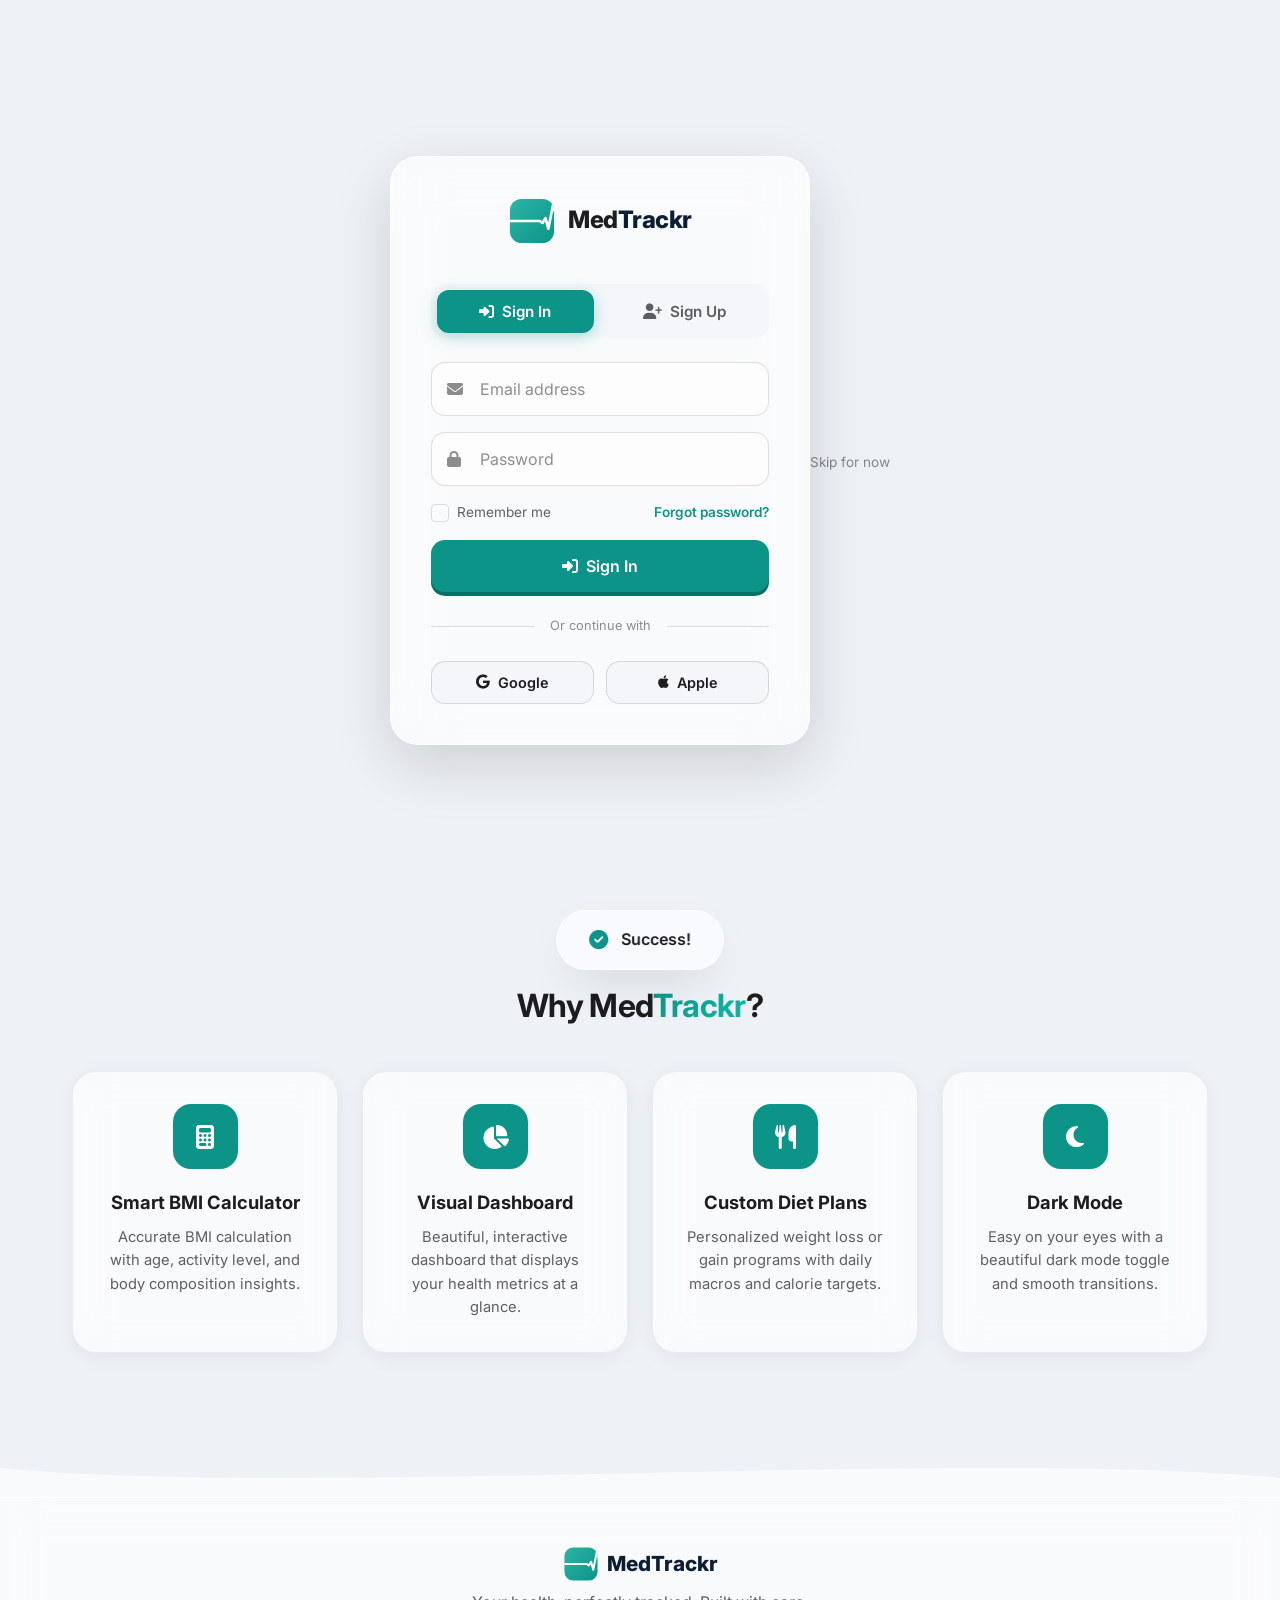
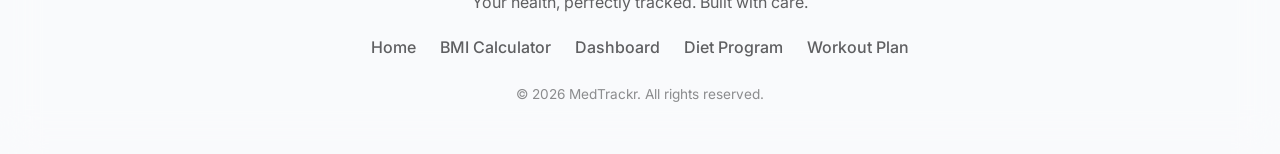
<file: index.html>
<!DOCTYPE html>
<html lang="en" data-theme="light">
<head>
    <meta charset="UTF-8">
    <meta name="viewport" content="width=device-width, initial-scale=1.0">
    <title>MedTrackr - Your Health Dashboard</title>
    <link rel="stylesheet" href="styles.css">
    <style>
.auth-overlay {
    position: fixed; inset: 0; z-index: 99999;
    background: #eef1f6;
    display: flex; align-items: center; justify-content: center;
    padding: 2rem;
}
[data-theme="dark"] .auth-overlay { background: #0a0a0b; }

.auth-card {
    width: 100%; max-width: 420px;
    padding: 2.5rem;
    background: rgba(255,255,255,0.65);
    backdrop-filter: blur(30px); -webkit-backdrop-filter: blur(30px);
    border: 1.5px solid rgba(255,255,255,0.6);
    border-radius: 28px;
    box-shadow: 0 20px 60px rgba(0,0,0,0.14);
}
[data-theme="dark"] .auth-card {
    background: rgba(28,28,30,0.65);
    border-color: rgba(255,255,255,0.12);
}
@keyframes authSlideIn {
    0% { opacity: 0; transform: translateY(30px) scale(0.95); }
    100% { opacity: 1; transform: translateY(0) scale(1); }
}

.auth-header { text-align: center; margin-bottom: 2rem; }
.auth-logo {
    display: inline-flex; align-items: center; gap: 0.75rem;
    text-decoration: none;
}
.auth-logo .logo-icon-container { width: 48px; height: 48px; }
.auth-logo .logo-svg { width: 48px; height: 48px; }
.auth-logo .logo-text { font-size: 1.5rem; font-weight: 800; color: #1d1d1f; }
.auth-logo .logo-accent { color: #0d9488; }

.auth-tabs {
    display: flex; gap: 0.75rem; margin-bottom: 1.5rem;
    background: rgba(240,242,248,0.5); border-radius: 14px; padding: 0.35rem;
}
.auth-tab {
    flex: 1; padding: 0.75rem 1rem; border: none; border-radius: 12px;
    background: transparent; color: rgba(29,29,31,0.7);
    font-size: 0.95rem; font-weight: 600; cursor: pointer;
    transition: all 0.3s ease; font-family: inherit;
    display: flex; align-items: center; justify-content: center; gap: 0.5rem;
}
.auth-tab.active {
    background: #0d9488; color: white;
    box-shadow: 0 4px 15px rgba(13,148,136,0.3);
}
.auth-tab:hover:not(.active) { color: #1d1d1f; }

.auth-form { display: flex; flex-direction: column; gap: 1rem; }
.auth-input-group { position: relative; display: flex; align-items: center; }
.auth-input-group i {
    position: absolute; left: 1rem; color: rgba(29,29,31,0.5); font-size: 1rem;
}
.auth-input-group input {
    width: 100%; padding: 1rem 1rem 1rem 3rem;
    background: rgba(255,255,255,0.55); border: 1.5px solid rgba(0,0,0,0.12);
    border-radius: 14px; color: #1d1d1f; font-size: 1rem;
    transition: all 0.3s ease; font-family: inherit;
}
.auth-input-group input::placeholder { color: rgba(29,29,31,0.5); }
.auth-input-group input:focus {
    outline: none; border-color: #0d9488;
    box-shadow: 0 0 20px rgba(13,148,136,0.15);
}

.auth-options {
    display: flex; justify-content: space-between; align-items: center;
}
.auth-checkbox {
    display: flex; align-items: center; gap: 0.5rem;
    color: rgba(29,29,31,0.7); font-size: 0.85rem; cursor: pointer;
}
.auth-checkbox input { display: none; }
.auth-checkbox .checkmark {
    width: 18px; height: 18px;
    border: 1.5px solid rgba(0,0,0,0.12); border-radius: 4px;
    display: flex; align-items: center; justify-content: center;
    transition: all 0.2s ease;
}
.auth-checkbox input:checked + .checkmark {
    background: #0d9488; border-color: #0d9488;
}
.auth-checkbox input:checked + .checkmark::after {
    content: '\f00c'; font-family: 'Font Awesome 6 Free';
    font-weight: 900; color: white; font-size: 0.7rem;
}
.auth-forgot { color: #0d9488; font-size: 0.85rem; font-weight: 600; }
.auth-forgot:hover { text-decoration: underline; }

.auth-divider {
    display: flex; align-items: center; gap: 1rem;
    margin: 1.5rem 0; color: rgba(29,29,31,0.5); font-size: 0.8rem;
}
.auth-divider::before, .auth-divider::after {
    content: ''; flex: 1; height: 1px; background: rgba(0,0,0,0.12);
}

.auth-social { display: flex; gap: 0.75rem; }
.btn-social {
    flex: 1; padding: 0.75rem; border-radius: 14px;
    background: rgba(240,242,248,0.5); border: 1.5px solid rgba(0,0,0,0.12);
    color: #1d1d1f; font-weight: 600; font-size: 0.9rem;
    cursor: pointer; transition: all 0.3s ease; font-family: inherit;
    display: flex; align-items: center; justify-content: center; gap: 0.5rem;
}
.btn-social:hover { border-color: #0d9488; color: #0d9488; }

.auth-skip { text-align: center; margin-top: 1.5rem; }
.auth-skip a { color: rgba(29,29,31,0.5); font-size: 0.85rem; }
.auth-skip a:hover { color: #0d9488; text-decoration: underline; }

@media (max-width: 480px) {
    .auth-card { padding: 2rem 1.5rem; }
    .auth-tabs { flex-direction: column; }
}
.btn-primary {
    background: #0d9488; color: white; border: none;
}
.btn-primary:hover { background: #0a7067; }
.btn-full { width: 100%; display: flex; align-items: center; justify-content: center; gap: 0.5rem; padding: 1rem; border-radius: 14px; font-size: 1rem; font-weight: 600; cursor: pointer; }
    </style>
    <link href="https://fonts.googleapis.com/css2?family=Inter:wght@300;400;500;600;700;800&display=swap" rel="stylesheet">
    <link rel="stylesheet" href="https://cdnjs.cloudflare.com/ajax/libs/font-awesome/6.5.1/css/all.min.css">
</head>
<body>
    <!-- Floating Orbs Background -->
    <div class="motion-container">
        <div class="orb orb-1"></div>
        <div class="orb orb-2"></div>
        <div class="orb orb-3"></div>
        <div class="orb orb-4"></div>
    </div>

    <!-- Grid Pattern Overlay -->
    <div class="grid-pattern"></div>

    <!-- Floating Geometric Shapes -->
    <div class="geo-shapes">
        <div class="geo geo-1"></div>
        <div class="geo geo-2"></div>
        <div class="geo geo-3"></div>
        <div class="geo geo-4"></div>
        <div class="geo geo-5"></div>
        <div class="geo geo-6"></div>
    </div>

    <!-- Theme Toggle -->
    <button class="theme-toggle" id="themeToggle" aria-label="Toggle dark mode">
        <i class="fas fa-sun" id="themeIcon"></i>
    </button>

    <!-- Theme Transition Overlay -->
    <div class="theme-transition" id="themeTransition"></div>

    <!-- ==================== LOGIN/REGISTRATION PAGE ==================== -->
    <div class="auth-overlay" id="authOverlay" style="display:flex;">
        <!-- Glass Morphism Card -->
        <div class="auth-card">
            <div class="auth-header">
                <a href="#" class="auth-logo" onclick="showPage('home')">
                    <div class="logo-icon-container">
                        <svg class="logo-svg" viewBox="0 0 50 50" xmlns="http://www.w3.org/2000/svg">
                            <rect x="2" y="2" width="46" height="46" rx="12" ry="12" fill="url(#authLogoGradient)"/>
                            <defs>
                                <linearGradient id="authLogoGradient" x1="0%" y1="0%" x2="100%" y2="100%">
                                    <stop offset="0%" style="stop-color:#2ab5a5;stop-opacity:1" />
                                    <stop offset="100%" style="stop-color:#0d9488;stop-opacity:1" />
                                </linearGradient>
                                <clipPath id="authIconClip">
                                    <rect x="2" y="2" width="46" height="46" rx="12" ry="12"/>
                                </clipPath>
                            </defs>
                            <g clip-path="url(#authIconClip)">
                                <polyline class="heartrate-line" points="-46,25 -30,25 -22,25 -19,27 -16,22 -13,33 -8,8 -3,25 2,25 10,25 18,25 25,25 33,25 36,27 39,22 42,33 47,8 52,25 57,25 65,25 73,25 80,25 83,27 86,22 89,33 94,8 99,25 104,25 112,25" fill="none" stroke="white" stroke-width="2.8" stroke-linecap="round" stroke-linejoin="round"/>
                            </g>
                        </svg>
                    </div>
                    <span class="logo-text">Med<span class="logo-accent">Trackr</span></span>
                </a>
            </div>
            
            <div class="auth-tabs">
                <button class="auth-tab active" id="loginTab" onclick="showAuthForm('login')">
                    <i class="fas fa-sign-in-alt"></i> Sign In
                </button>
                <button class="auth-tab" id="registerTab" onclick="showAuthForm('register')">
                    <i class="fas fa-user-plus"></i> Sign Up
                </button>
            </div>
            
            <!-- Login Form -->
            <form class="auth-form" id="loginForm" onsubmit="handleLogin(event)">
                <div class="auth-input-group">
                    <i class="fas fa-envelope"></i>
                    <input type="email" id="loginEmail" placeholder="Email address" required>
                </div>
                <div class="auth-input-group">
                    <i class="fas fa-lock"></i>
                    <input type="password" id="loginPassword" placeholder="Password" required>
                </div>
                <div class="auth-options">
                    <label class="auth-checkbox">
                        <input type="checkbox" id="rememberMe">
                        <span class="checkmark"></span>
                        <span>Remember me</span>
                    </label>
                    <a href="#" class="auth-forgot">Forgot password?</a>
                </div>
                <button type="submit" class="btn btn-primary btn-full">
                    <i class="fas fa-sign-in-alt"></i> Sign In
                </button>
            </form>
            
            <!-- Register Form -->
            <form class="auth-form" id="registerForm" style="display:none;" onsubmit="handleRegister(event)">
                <div class="auth-input-group">
                    <i class="fas fa-user"></i>
                    <input type="text" id="registerName" placeholder="Full name" required>
                </div>
                <div class="auth-input-group">
                    <i class="fas fa-envelope"></i>
                    <input type="email" id="registerEmail" placeholder="Email address" required>
                </div>
                <div class="auth-input-group">
                    <i class="fas fa-lock"></i>
                    <input type="password" id="registerPassword" placeholder="Create password" required minlength="6">
                </div>
                <div class="auth-input-group">
                    <i class="fas fa-lock"></i>
                    <input type="password" id="registerConfirm" placeholder="Confirm password" required>
                </div>
                <label class="auth-checkbox">
                    <input type="checkbox" id="acceptTerms" required>
                    <span class="checkmark"></span>
                    <span>I agree to the <a href="#">Terms</a> and <a href="#">Privacy Policy</a></span>
                </label>
                <button type="submit" class="btn btn-primary btn-full">
                    <i class="fas fa-user-plus"></i> Create Account
                </button>
            </form>
            
            <div class="auth-divider">
                <span>Or continue with</span>
            </div>
            
            <div class="auth-social">
                <button class="btn btn-social" type="button">
                    <i class="fab fa-google"></i> Google
                </button>
                <button class="btn btn-social" type="button">
                    <i class="fab fa-apple"></i> Apple
                </button>
            </div>
        </div>
        
        <div class="auth-skip">
            <a href="#" onclick="closeAuth(); showPage('home'); return false;">Skip for now</a>
        </div>
    </div>

    <!-- Navigation -->
    <nav class="navbar" id="navbar">
        <div class="nav-container">
            <a href="#" class="nav-logo" onclick="showPage('home')">
                <div class="logo-icon-container">
                    <svg class="logo-svg" viewBox="0 0 50 50" xmlns="http://www.w3.org/2000/svg">
                        <rect x="2" y="2" width="46" height="46" rx="12" ry="12" fill="url(#logoGradient)"/>
                        <defs>
                            <linearGradient id="logoGradient" x1="0%" y1="0%" x2="100%" y2="100%">
                                <stop offset="0%" style="stop-color:#2ab5a5;stop-opacity:1" />
                                <stop offset="100%" style="stop-color:#0d9488;stop-opacity:1" />
                            </linearGradient>
                            <clipPath id="iconClip">
                                <rect x="2" y="2" width="46" height="46" rx="12" ry="12"/>
                            </clipPath>
                        </defs>
                        <g clip-path="url(#iconClip)">
                            <polyline class="heartrate-line" points="-46,25 -30,25 -22,25 -19,27 -16,22 -13,33 -8,8 -3,25 2,25 10,25 18,25 25,25 33,25 36,27 39,22 42,33 47,8 52,25 57,25 65,25 73,25 80,25 83,27 86,22 89,33 94,8 99,25 104,25 112,25" fill="none" stroke="white" stroke-width="2.8" stroke-linecap="round" stroke-linejoin="round"/>
                        </g>
                    </svg>
                </div>
                <span class="logo-text">Med<span class="logo-accent">Trackr</span></span>
            </a>
            <ul class="nav-links">
                <li><a href="#" class="nav-link active" data-page="home" onclick="showPage('home')"><i class="fas fa-home"></i> Home</a></li>
                <li><a href="#" class="nav-link" data-page="bmi" onclick="showPage('bmi')"><i class="fas fa-calculator"></i> BMI Calculator</a></li>
                <li><a href="#" class="nav-link" data-page="dashboard" onclick="showPage('dashboard')"><i class="fas fa-chart-line"></i> Dashboard</a></li>
                <li><a href="#" class="nav-link" data-page="diet" onclick="showPage('diet')"><i class="fas fa-utensils"></i> Diet Program</a></li>
                <li><a href="#" class="nav-link" data-page="workout" onclick="showPage('workout')"><i class="fas fa-dumbbell"></i> Workout Plan</a></li>
            </ul>
            <button class="nav-hamburger" id="hamburger">
                <span></span><span></span><span></span>
            </button>
        </div>
    </nav>

    <!-- Mobile Menu -->
    <div class="mobile-menu" id="mobileMenu">
        <a href="#" class="mobile-link" onclick="showPage('home'); closeMobileMenu()"><i class="fas fa-home"></i> Home</a>
        <a href="#" class="mobile-link" onclick="showPage('bmi'); closeMobileMenu()"><i class="fas fa-calculator"></i> BMI Calculator</a>
        <a href="#" class="mobile-link" onclick="showPage('dashboard'); closeMobileMenu()"><i class="fas fa-chart-line"></i> Dashboard</a>
        <a href="#" class="mobile-link" onclick="showPage('diet'); closeMobileMenu()"><i class="fas fa-utensils"></i> Diet Program</a>
        <a href="#" class="mobile-link" onclick="showPage('workout'); closeMobileMenu()"><i class="fas fa-dumbbell"></i> Workout Plan</a>
    </div>

    <!-- ==================== HOME PAGE ==================== -->
    <section class="page active" id="page-home">
        <div class="hero">
            <div class="hero-particles" id="heroParticles"></div>
            <!-- Animated gradient mesh behind hero -->
            <div class="hero-mesh"></div>
            <div class="hero-content">
                <h1 class="hero-title animate-in">
                    Your Health,<br>
                    <span class="gradient-text">Perfectly Tracked</span>
                </h1>
                <p class="hero-subtitle animate-in delay-2">
                    Calculate your BMI, get personalized diet plans, and achieve your fitness goals with our intelligent health dashboard.
                </p>
                <div class="hero-buttons animate-in delay-3">
                    <button class="btn btn-primary btn-glow" onclick="showPage('bmi')">
                        <i class="fas fa-calculator"></i> Calculate BMI
                    </button>
                    <button class="btn btn-outline" onclick="showPage('dashboard')">
                        <i class="fas fa-chart-line"></i> View Dashboard
                    </button>
                </div>
            </div>
            <div class="hero-visual animate-in delay-4">
                <div class="floating-card card-1">
                    <i class="fas fa-heartbeat"></i>
                    <span>BMI: 22.5</span>
                </div>
                <div class="floating-card card-2">
                    <i class="fas fa-fire"></i>
                    <span>2,100 kcal</span>
                </div>
                <div class="floating-card card-3">
                    <i class="fas fa-dumbbell"></i>
                    <span>Active</span>
                </div>
                <div class="hero-circle"></div>
                <div class="hero-circle hero-circle-2"></div>
                <div class="hero-circle hero-circle-3"></div>
            </div>
        </div>

        <!-- Features Section -->
        <div class="features-section">
            <h2 class="section-title" data-animate>Why Med<span class="gradient-text">Trackr</span>?</h2>
            <div class="features-grid">
                <div class="feature-card" data-animate>
                    <div class="feature-icon">
                        <i class="fas fa-calculator"></i>
                    </div>
                    <h3>Smart BMI Calculator</h3>
                    <p>Accurate BMI calculation with age, activity level, and body composition insights.</p>
                </div>
                <div class="feature-card" data-animate>
                    <div class="feature-icon">
                        <i class="fas fa-chart-pie"></i>
                    </div>
                    <h3>Visual Dashboard</h3>
                    <p>Beautiful, interactive dashboard that displays your health metrics at a glance.</p>
                </div>
                <div class="feature-card" data-animate>
                    <div class="feature-icon">
                        <i class="fas fa-utensils"></i>
                    </div>
                    <h3>Custom Diet Plans</h3>
                    <p>Personalized weight loss or gain programs with daily macros and calorie targets.</p>
                </div>
                <div class="feature-card" data-animate>
                    <div class="feature-icon">
                        <i class="fas fa-moon"></i>
                    </div>
                    <h3>Dark Mode</h3>
                    <p>Easy on your eyes with a beautiful dark mode toggle and smooth transitions.</p>
                </div>
            </div>
        </div>
    </section>

    <!-- ==================== BMI CALCULATOR PAGE ==================== -->
    <section class="page" id="page-bmi">
        <div class="page-container">
            <div class="page-header animate-in">
                <h1 class="page-title">BMI <span class="gradient-text">Calculator</span></h1>
                <p class="page-description">Enter your details below to calculate your Body Mass Index and get personalized health insights.</p>
            </div>

            <div class="bmi-calculator">
                <div class="calc-form animate-in delay-1">
                    <div class="form-section">
                        <h3><i class="fas fa-user"></i> Personal Details</h3>
                        <div class="form-row">
                            <div class="form-group">
                                <label for="name">Full Name</label>
                                <input type="text" id="name" placeholder="Enter your name" class="form-input">
                            </div>
                            <div class="form-group">
                                <label for="age">Age</label>
                                <input type="number" id="age" placeholder="Years" min="10" max="120" class="form-input">
                            </div>
                        </div>
                        <div class="form-row">
                            <div class="form-group">
                                <label>Gender</label>
                                <div class="gender-select">
                                    <button class="gender-btn active" data-gender="male" onclick="selectGender('male')">
                                        <i class="fas fa-mars"></i> Male
                                    </button>
                                    <button class="gender-btn" data-gender="female" onclick="selectGender('female')">
                                        <i class="fas fa-venus"></i> Female
                                    </button>
                                </div>
                            </div>
                        </div>
                    </div>

                    <div class="form-section">
                        <h3><i class="fas fa-ruler-vertical"></i> Body Measurements</h3>
                        <div class="form-row">
                            <div class="form-group">
                                <label for="height">Height (cm)</label>
                                <input type="number" id="height" placeholder="e.g., 175" min="50" max="300" class="form-input">
                                <div class="input-slider-container">
                                    <input type="range" id="heightSlider" min="100" max="250" value="170" class="input-slider" oninput="syncSlider('height', this.value)">
                                </div>
                            </div>
                            <div class="form-group">
                                <label for="weight">Weight (kg)</label>
                                <input type="number" id="weight" placeholder="e.g., 70" min="20" max="500" class="form-input">
                                <div class="input-slider-container">
                                    <input type="range" id="weightSlider" min="30" max="200" value="70" class="input-slider" oninput="syncSlider('weight', this.value)">
                                </div>
                            </div>
                        </div>
                    </div>

                    <div class="form-section">
                        <h3><i class="fas fa-running"></i> Activity Level</h3>
                        <div class="activity-grid">
                            <div class="activity-card active" data-activity="sedentary" onclick="selectActivity('sedentary')">
                                <div class="activity-icon"><i class="fas fa-couch"></i></div>
                                <h4>Sedentary</h4>
                                <p>Little or no exercise</p>
                            </div>
                            <div class="activity-card" data-activity="light" onclick="selectActivity('light')">
                                <div class="activity-icon"><i class="fas fa-walking"></i></div>
                                <h4>Lightly Active</h4>
                                <p>Exercise 1-3 days/week</p>
                            </div>
                            <div class="activity-card" data-activity="moderate" onclick="selectActivity('moderate')">
                                <div class="activity-icon"><i class="fas fa-biking"></i></div>
                                <h4>Moderately Active</h4>
                                <p>Exercise 3-5 days/week</p>
                            </div>
                            <div class="activity-card" data-activity="active" onclick="selectActivity('active')">
                                <div class="activity-icon"><i class="fas fa-running"></i></div>
                                <h4>Very Active</h4>
                                <p>Exercise 6-7 days/week</p>
                            </div>
                            <div class="activity-card" data-activity="extreme" onclick="selectActivity('extreme')">
                                <div class="activity-icon"><i class="fas fa-dumbbell"></i></div>
                                <h4>Extra Active</h4>
                                <p>Very hard exercise daily</p>
                            </div>
                        </div>
                    </div>

                    <button class="btn btn-primary btn-glow btn-full" onclick="calculateBMI()">
                        <i class="fas fa-calculator"></i> Calculate My BMI
                    </button>
                </div>
            </div>
        </div>
    </section>

    <!-- ==================== DASHBOARD PAGE ==================== -->
    <section class="page" id="page-dashboard">
        <div class="page-container">
            <div class="page-header animate-in">
                <h1 class="page-title">Health <span class="gradient-text">Dashboard</span></h1>
                <p class="page-description">Your comprehensive health metrics overview at a glance.</p>
            </div>

            <!-- No Data State -->
            <div class="no-data" id="noDataState">
                <div class="no-data-icon animate-in">
                    <i class="fas fa-chart-bar"></i>
                </div>
                <h2 class="animate-in delay-1">No Data Yet</h2>
                <p class="animate-in delay-2">Calculate your BMI first to see your personalized dashboard.</p>
                <button class="btn btn-primary btn-glow animate-in delay-3" onclick="showPage('bmi')">
                    <i class="fas fa-calculator"></i> Calculate BMI Now
                </button>
            </div>

            <!-- Dashboard Content -->
            <div class="dashboard-content" id="dashboardContent" style="display: none;">
                <!-- Top Cards -->
                <div class="dashboard-top-cards">
                    <div class="dash-card animate-in" id="bmiCard">
                        <div class="dash-card-header">
                            <span class="dash-card-label">Your BMI</span>
                            <span class="dash-card-badge" id="bmiCategoryBadge">Normal</span>
                        </div>
                        <div class="dash-card-value" id="bmiValue">--</div>
                        <div class="bmi-gauge-container">
                            <div class="bmi-gauge">
                                <div class="bmi-gauge-fill" id="bmiGaugeFill"></div>
                                <div class="bmi-gauge-pointer" id="bmiGaugePointer"></div>
                            </div>
                            <div class="bmi-gauge-labels">
                                <span>Underweight</span>
                                <span>Normal</span>
                                <span>Overweight</span>
                                <span>Obese</span>
                            </div>
                        </div>
                    </div>

                    <div class="dash-card animate-in delay-1" id="calorieCard">
                        <div class="dash-card-header">
                            <span class="dash-card-label">Daily Calories</span>
                            <i class="fas fa-fire dash-card-icon"></i>
                        </div>
                        <div class="dash-card-value" id="dailyCalories">--</div>
                        <p class="dash-card-subtitle">Maintenance calories</p>
                        <div class="calorie-ring-container">
                            <svg class="calorie-ring" viewBox="0 0 120 120">
                                <circle class="calorie-ring-bg" cx="60" cy="60" r="50"/>
                                <circle class="calorie-ring-fill" cx="60" cy="60" r="50" id="calorieRing"/>
                            </svg>
                            <div class="calorie-ring-text">
                                <span id="calorieRingText">kcal</span>
                            </div>
                        </div>
                    </div>

                    <div class="dash-card animate-in delay-2" id="weightStatusCard">
                        <div class="dash-card-header">
                            <span class="dash-card-label">Weight Status</span>
                            <i class="fas fa-weight dash-card-icon"></i>
                        </div>
                        <div class="dash-card-value" id="currentWeight">--</div>
                        <p class="dash-card-subtitle">Current weight (kg)</p>
                        <div class="weight-info">
                            <div class="weight-info-row">
                                <span>Ideal Weight Range:</span>
                                <span id="idealWeight">--</span>
                            </div>
                            <div class="weight-info-row">
                                <span>Difference:</span>
                                <span id="weightDiff">--</span>
                            </div>
                        </div>
                    </div>
                </div>

                <!-- User Info Row -->
                <div class="user-info-bar animate-in delay-1">
                    <div class="user-info-item">
                        <i class="fas fa-user"></i>
                        <span id="dashName">--</span>
                    </div>
                    <div class="user-info-item">
                        <i class="fas fa-birthday-cake"></i>
                        <span id="dashAge">-- years</span>
                    </div>
                    <div class="user-info-item">
                        <i class="fas fa-ruler-vertical"></i>
                        <span id="dashHeight">-- cm</span>
                    </div>
                    <div class="user-info-item">
                        <i class="fas fa-running"></i>
                        <span id="dashActivity">--</span>
                    </div>
                </div>

                <!-- Macros Section -->
                <div class="macros-section animate-in delay-2">
                    <h2 class="section-title">Daily Macro Targets</h2>
                    <div class="macros-grid">
                        <div class="macro-card protein">
                            <div class="macro-icon"><i class="fas fa-drumstick-bite"></i></div>
                            <div class="macro-info">
                                <h4>Protein</h4>
                                <div class="macro-value" id="dashProtein">-- g</div>
                            </div>
                            <div class="macro-bar">
                                <div class="macro-bar-fill" id="proteinBar" style="width: 0%"></div>
                            </div>
                        </div>
                        <div class="macro-card carbs">
                            <div class="macro-icon"><i class="fas fa-bread-slice"></i></div>
                            <div class="macro-info">
                                <h4>Carbs</h4>
                                <div class="macro-value" id="dashCarbs">-- g</div>
                            </div>
                            <div class="macro-bar">
                                <div class="macro-bar-fill" id="carbsBar" style="width: 0%"></div>
                            </div>
                        </div>
                        <div class="macro-card fats">
                            <div class="macro-icon"><i class="fas fa-cheese"></i></div>
                            <div class="macro-info">
                                <h4>Fats</h4>
                                <div class="macro-value" id="dashFats">-- g</div>
                            </div>
                            <div class="macro-bar">
                                <div class="macro-bar-fill" id="fatsBar" style="width: 0%"></div>
                            </div>
                        </div>
                        <div class="macro-card fiber">
                            <div class="macro-icon"><i class="fas fa-seedling"></i></div>
                            <div class="macro-info">
                                <h4>Fiber</h4>
                                <div class="macro-value" id="dashFiber">-- g</div>
                            </div>
                            <div class="macro-bar">
                                <div class="macro-bar-fill" id="fiberBar" style="width: 0%"></div>
                            </div>
                        </div>
                    </div>
                </div>

                <!-- CTA to Diet Program -->
                <div class="dashboard-cta animate-in delay-3">
                    <div class="cta-content">
                        <h2>Ready to Start Your Journey?</h2>
                        <p>Create a personalized diet program based on your BMI results.</p>
                    </div>
                    <button class="btn btn-primary btn-glow" onclick="showPage('diet')">
                        <i class="fas fa-utensils"></i> Create Diet Program
                    </button>
                </div>
            </div>
        </div>
    </section>

    <!-- ==================== DIET PROGRAM PAGE ==================== -->
    <section class="page" id="page-diet">
        <div class="page-container">
            <div class="page-header animate-in">
                <h1 class="page-title">Diet <span class="gradient-text">Program</span></h1>
                <p class="page-description">Create a customized weight management program tailored to your goals.</p>
            </div>

            <!-- No BMI State -->
            <div class="no-data" id="noBmiForDiet">
                <div class="no-data-icon animate-in">
                    <i class="fas fa-clipboard-list"></i>
                </div>
                <h2 class="animate-in delay-1">Calculate BMI First</h2>
                <p class="animate-in delay-2">We need your BMI data to create a personalized diet program.</p>
                <button class="btn btn-primary btn-glow animate-in delay-3" onclick="showPage('bmi')">
                    <i class="fas fa-calculator"></i> Calculate BMI
                </button>
            </div>

            <!-- Diet Setup -->
            <div class="diet-setup" id="dietSetup" style="display: none;">
                <div class="diet-goal-section animate-in delay-1">
                    <h2 class="section-title">Choose Your Goal</h2>
                    <div class="goal-cards">
                        <div class="goal-card" data-goal="loss" onclick="selectGoal('loss')">
                            <div class="goal-icon"><i class="fas fa-arrow-down"></i></div>
                            <h3>Weight Loss</h3>
                            <p>Lose weight safely with a calorie deficit plan</p>
                            <div class="goal-tag">Recommended for BMI > 25</div>
                        </div>
                        <div class="goal-card" data-goal="maintain" onclick="selectGoal('maintain')">
                            <div class="goal-icon"><i class="fas fa-equals"></i></div>
                            <h3>Maintain Weight</h3>
                            <p>Keep your current weight with balanced nutrition</p>
                            <div class="goal-tag">Recommended for BMI 18.5-25</div>
                        </div>
                        <div class="goal-card" data-goal="gain" onclick="selectGoal('gain')">
                            <div class="goal-icon"><i class="fas fa-arrow-up"></i></div>
                            <h3>Weight Gain</h3>
                            <p>Build mass with a calorie surplus plan</p>
                            <div class="goal-tag">Recommended for BMI < 18.5</div>
                        </div>
                    </div>
                </div>

                <div class="diet-duration-section animate-in delay-2" id="durationSection" style="display: none;">
                    <h2 class="section-title">Program Duration</h2>
                    <div class="duration-selector">
                        <div class="duration-option active" data-months="3" onclick="selectDuration(3)">
                            <span class="duration-number">3</span>
                            <span class="duration-label">Months</span>
                        </div>
                        <div class="duration-option" data-months="4" onclick="selectDuration(4)">
                            <span class="duration-number">4</span>
                            <span class="duration-label">Months</span>
                        </div>
                        <div class="duration-option" data-months="6" onclick="selectDuration(6)">
                            <span class="duration-number">6</span>
                            <span class="duration-label">Months</span>
                        </div>
                        <div class="duration-option" data-months="9" onclick="selectDuration(9)">
                            <span class="duration-number">9</span>
                            <span class="duration-label">Months</span>
                        </div>
                        <div class="duration-option" data-months="12" onclick="selectDuration(12)">
                            <span class="duration-number">12</span>
                            <span class="duration-label">Months</span>
                        </div>
                    </div>

                    <div class="target-weight-section" id="targetWeightSection">
                        <div class="form-group">
                            <label for="targetWeight">Target Weight (kg)</label>
                            <input type="number" id="targetWeight" placeholder="Enter target weight" min="30" max="300" class="form-input">
                        </div>
                    </div>

                    <button class="btn btn-primary btn-glow btn-full" onclick="generateDietPlan()">
                        <i class="fas fa-magic"></i> Generate My Diet Plan
                    </button>
                </div>
            </div>

            <!-- Diet Plan Results -->
            <div class="diet-results" id="dietResults" style="display: none;">
                <div class="diet-summary animate-in">
                    <div class="diet-summary-header">
                        <h2><i class="fas fa-clipboard-check"></i> Your Personalized Diet Plan</h2>
                        <button class="btn btn-outline btn-sm" onclick="resetDietPlan()">
                            <i class="fas fa-redo"></i> Create New Plan
                        </button>
                    </div>
                    <div class="diet-summary-cards">
                        <div class="summary-card">
                            <div class="summary-icon goal-icon-sm"><i class="fas fa-bullseye"></i></div>
                            <div class="summary-info">
                                <span class="summary-label">Goal</span>
                                <span class="summary-value" id="dietGoalText">Weight Loss</span>
                            </div>
                        </div>
                        <div class="summary-card">
                            <div class="summary-icon"><i class="fas fa-calendar-alt"></i></div>
                            <div class="summary-info">
                                <span class="summary-label">Duration</span>
                                <span class="summary-value" id="dietDurationText">3 Months</span>
                            </div>
                        </div>
                        <div class="summary-card">
                            <div class="summary-icon"><i class="fas fa-weight"></i></div>
                            <div class="summary-info">
                                <span class="summary-label">Current Weight</span>
                                <span class="summary-value" id="dietCurrentWeight">-- kg</span>
                            </div>
                        </div>
                        <div class="summary-card">
                            <div class="summary-icon"><i class="fas fa-flag-checkered"></i></div>
                            <div class="summary-info">
                                <span class="summary-label">Target Weight</span>
                                <span class="summary-value" id="dietTargetWeight">-- kg</span>
                            </div>
                        </div>
                    </div>
                </div>

                <!-- Daily Plan -->
                <div class="daily-plan animate-in delay-1">
                    <h2 class="section-title">Daily Nutrition Plan</h2>
                    <div class="daily-plan-grid">
                        <div class="daily-card calories-intake">
                            <div class="daily-card-icon"><i class="fas fa-utensils"></i></div>
                            <h3>Calorie Intake</h3>
                            <div class="daily-card-value" id="planCalorieIntake">--</div>
                            <p>kcal per day</p>
                            <div class="daily-card-note" id="calorieNote">Maintenance - 500 kcal deficit</div>
                        </div>
                        <div class="daily-card calories-burn">
                            <div class="daily-card-icon"><i class="fas fa-fire-alt"></i></div>
                            <h3>Calories to Burn</h3>
                            <div class="daily-card-value" id="planCalorieBurn">--</div>
                            <p>kcal through exercise</p>
                            <div class="daily-card-note">Recommended daily burn target</div>
                        </div>
                        <div class="daily-card maintenance">
                            <div class="daily-card-icon"><i class="fas fa-balance-scale"></i></div>
                            <h3>Maintenance Calories</h3>
                            <div class="daily-card-value" id="planMaintenance">--</div>
                            <p>kcal (TDEE)</p>
                            <div class="daily-card-note">Your total daily energy expenditure</div>
                        </div>
                    </div>
                </div>

                <!-- Macros Plan -->
                <div class="macros-plan animate-in delay-2">
                    <h2 class="section-title">Daily Macronutrient Breakdown</h2>
                    <div class="macros-plan-grid">
                        <div class="macro-plan-card">
                            <div class="macro-plan-ring">
                                <svg viewBox="0 0 100 100">
                                    <circle class="macro-ring-bg" cx="50" cy="50" r="42"/>
                                    <circle class="macro-ring-fill protein-ring" cx="50" cy="50" r="42" id="planProteinRing"/>
                                </svg>
                                <div class="macro-ring-text" id="planProteinPercent">30%</div>
                            </div>
                            <h4>Protein</h4>
                            <div class="macro-plan-value" id="planProtein">-- g</div>
                            <p class="macro-plan-desc">Builds and repairs muscle tissue</p>
                        </div>
                        <div class="macro-plan-card">
                            <div class="macro-plan-ring">
                                <svg viewBox="0 0 100 100">
                                    <circle class="macro-ring-bg" cx="50" cy="50" r="42"/>
                                    <circle class="macro-ring-fill carbs-ring" cx="50" cy="50" r="42" id="planCarbsRing"/>
                                </svg>
                                <div class="macro-ring-text" id="planCarbsPercent">45%</div>
                            </div>
                            <h4>Carbohydrates</h4>
                            <div class="macro-plan-value" id="planCarbs">-- g</div>
                            <p class="macro-plan-desc">Primary energy source for your body</p>
                        </div>
                        <div class="macro-plan-card">
                            <div class="macro-plan-ring">
                                <svg viewBox="0 0 100 100">
                                    <circle class="macro-ring-bg" cx="50" cy="50" r="42"/>
                                    <circle class="macro-ring-fill fats-ring" cx="50" cy="50" r="42" id="planFatsRing"/>
                                </svg>
                                <div class="macro-ring-text" id="planFatsPercent">25%</div>
                            </div>
                            <h4>Fats</h4>
                            <div class="macro-plan-value" id="planFats">-- g</div>
                            <p class="macro-plan-desc">Essential for hormones and absorption</p>
                        </div>
                        <div class="macro-plan-card">
                            <div class="macro-plan-ring">
                                <svg viewBox="0 0 100 100">
                                    <circle class="macro-ring-bg" cx="50" cy="50" r="42"/>
                                    <circle class="macro-ring-fill fiber-ring" cx="50" cy="50" r="42" id="planFiberRing"/>
                                </svg>
                                <div class="macro-ring-text" id="planFiberGrams">--g</div>
                            </div>
                            <h4>Fiber</h4>
                            <div class="macro-plan-value" id="planFiber">-- g</div>
                            <p class="macro-plan-desc">Aids digestion and keeps you full</p>
                        </div>
                    </div>
                </div>

                <!-- Weekly Overview -->
                <div class="weekly-overview animate-in delay-3">
                    <h2 class="section-title">Weekly Weight Projection</h2>
                    <div class="projection-chart" id="projectionChart">
                        <!-- Generated by JS -->
                    </div>
                    <div class="weekly-tip">
                        <i class="fas fa-lightbulb"></i>
                        <p id="weeklyTip">Stick to your daily targets consistently for the best results. Small, sustainable changes lead to lasting transformations!</p>
                    </div>
                </div>
            </div>
        </div>
    </section>

    <!-- ==================== WORKOUT PLAN PAGE ==================== -->
    <section class="page" id="page-workout">
        <div class="page-container">
            <div class="page-header animate-in">
                <h1 class="page-title">Workout <span class="gradient-text">Plan</span></h1>
                <p class="page-description">Your personalized gym workout program with daily tracking and progress monitoring.</p>
            </div>

            <!-- No Diet Plan State -->
            <div class="no-data" id="noWorkoutData">
                <div class="no-data-icon animate-in">
                    <i class="fas fa-dumbbell"></i>
                </div>
                <h2 class="animate-in delay-1">Create a Diet Plan First</h2>
                <p class="animate-in delay-2">We need your diet plan to generate a matching workout program.</p>
                <button class="btn btn-primary btn-glow animate-in delay-3" onclick="showPage('diet')">
                    <i class="fas fa-utensils"></i> Create Diet Plan
                </button>
            </div>

            <!-- Workout Content -->
            <div class="workout-content" id="workoutContent" style="display: none;">
                <!-- Workout Progress Overview -->
                <div class="workout-progress-overview animate-in">
                    <div class="workout-progress-header">
                        <h2><i class="fas fa-chart-line"></i> Your Progress</h2>
                        <div class="workout-progress-stats">
                            <span class="progress-stat"><i class="fas fa-calendar-check"></i> Day <span id="workoutCurrentDay">1</span> of <span id="workoutTotalDays">90</span></span>
                            <span class="progress-stat"><i class="fas fa-fire"></i> <span id="workoutCompletedDays">0</span> days completed</span>
                        </div>
                    </div>
                    <div class="workout-progress-bar-container">
                        <div class="workout-progress-bar">
                            <div class="workout-progress-fill" id="workoutProgressFill" style="width: 0%"></div>
                        </div>
                        <span class="workout-progress-percent" id="workoutProgressPercent">0%</span>
                    </div>
                </div>

                <!-- Week Navigation -->
                <div class="workout-week-nav animate-in delay-1">
                    <button class="btn btn-outline btn-sm" id="prevWeekBtn" onclick="changeWorkoutWeek(-1)">
                        <i class="fas fa-chevron-left"></i> Previous Week
                    </button>
                    <h2 class="workout-week-title" id="workoutWeekTitle">Week 1</h2>
                    <button class="btn btn-outline btn-sm" id="nextWeekBtn" onclick="changeWorkoutWeek(1)">
                        Next Week <i class="fas fa-chevron-right"></i>
                    </button>
                </div>

                <!-- Weekly Day Tabs -->
                <div class="workout-day-tabs animate-in delay-2" id="workoutDayTabs">
                    <!-- Generated by JS -->
                </div>

                <!-- Daily Workout Content -->
                <div class="workout-day-content animate-in delay-3" id="workoutDayContent">
                    <!-- Generated by JS -->
                </div>

                <!-- Reset Button -->
                <div class="workout-reset-section animate-in delay-3">
                    <button class="btn btn-outline btn-sm" onclick="resetWorkoutPlan()">
                        <i class="fas fa-redo"></i> Reset Workout Plan
                    </button>
                </div>
            </div>
        </div>
    </section>

    <!-- Footer -->
    <footer class="footer">
        <div class="footer-wave">
            <svg viewBox="0 0 1440 100" preserveAspectRatio="none">
                <path d="M0,40 C360,100 1080,0 1440,60 L1440,100 L0,100 Z" fill="currentColor"/>
            </svg>
        </div>
        <div class="footer-content">
            <div class="footer-logo">
                <div class="logo-icon-container">
                    <svg class="logo-svg" viewBox="0 0 50 50" xmlns="http://www.w3.org/2000/svg">
                        <rect x="2" y="2" width="46" height="46" rx="12" ry="12" fill="url(#footerLogoGradient)"/>
                        <defs>
                            <linearGradient id="footerLogoGradient" x1="0%" y1="0%" x2="100%" y2="100%">
                                <stop offset="0%" style="stop-color:#2ab5a5;stop-opacity:1" />
                                <stop offset="100%" style="stop-color:#0d9488;stop-opacity:1" />
                            </linearGradient>
                            <clipPath id="footerIconClip">
                                <rect x="2" y="2" width="46" height="46" rx="12" ry="12"/>
                            </clipPath>
                        </defs>
                        <g clip-path="url(#footerIconClip)">
                            <polyline class="heartrate-line" points="-46,25 -30,25 -22,25 -19,27 -16,22 -13,33 -8,8 -3,25 2,25 10,25 18,25 25,25 33,25 36,27 39,22 42,33 47,8 52,25 57,25 65,25 73,25 80,25 83,27 86,22 89,33 94,8 99,25 104,25 112,25" fill="none" stroke="white" stroke-width="2.8" stroke-linecap="round" stroke-linejoin="round"/>
                        </g>
                    </svg>
                </div>
                <span>Med<span class="logo-accent">Trackr</span></span>
            </div>
            <p class="footer-text">Your health, perfectly tracked. Built with care.</p>
            <div class="footer-links">
                <a href="#" onclick="showPage('home')">Home</a>
                <a href="#" onclick="showPage('bmi')">BMI Calculator</a>
                <a href="#" onclick="showPage('dashboard')">Dashboard</a>
                <a href="#" onclick="showPage('diet')">Diet Program</a>
                <a href="#" onclick="showPage('workout')">Workout Plan</a>
            </div>
            <p class="footer-copy">&copy; 2026 MedTrackr. All rights reserved.</p>
        </div>
    </footer>

    <!-- Toast Notification -->
    <div class="toast" id="toast">
        <i class="fas fa-check-circle"></i>
        <span id="toastMessage">Success!</span>
    </div>

    <script src="script.js"></script>
</body>
</html>
</file>
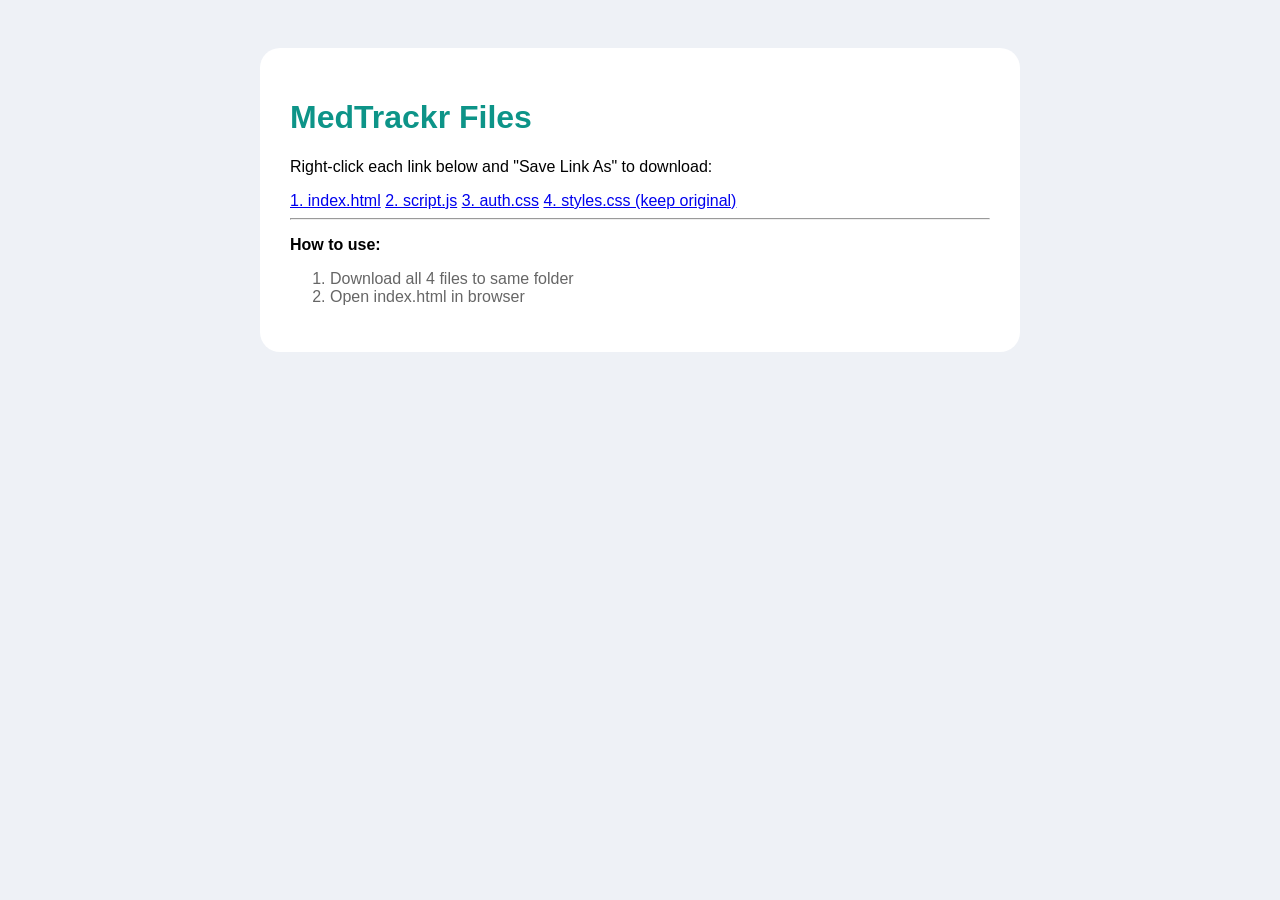
<file: dl.html>
<!DOCTYPE html>
<html>
<head>
<title>Download MedTrackr</title>
<style>
body{font-family:Inter,sans-serif;padding:40px;background:#eef1f6}
.container{max-width:700px;margin:0 auto;background:white;padding:30px;border-radius:20px}
h1{color:#0d9488}
.btn{display:block;padding:18px;margin:12px 0;background:#0d9488;color:white;text-decoration:none;border-radius:12px;font-weight:600;text-align:center}
.btn:hover{background:#0a7067}
</style>
</head>
<body>
<div class="container">
<h1>MedTrackr Files</h1>
<p>Right-click each link below and "Save Link As" to download:</p>

<a href="index.html" download>1. index.html</a>
<a href="script.js" download>2. script.js</a>
<a href="auth.css" download>3. auth.css</a>
<a href="styles.css" download>4. styles.css (keep original)</a>

<hr>
<p><b>How to use:</b></p>
<ol style="color:#666">
<li>Download all 4 files to same folder</li>
<li>Open index.html in browser</li>
</ol>
</div>
</body>
</html>
</file>
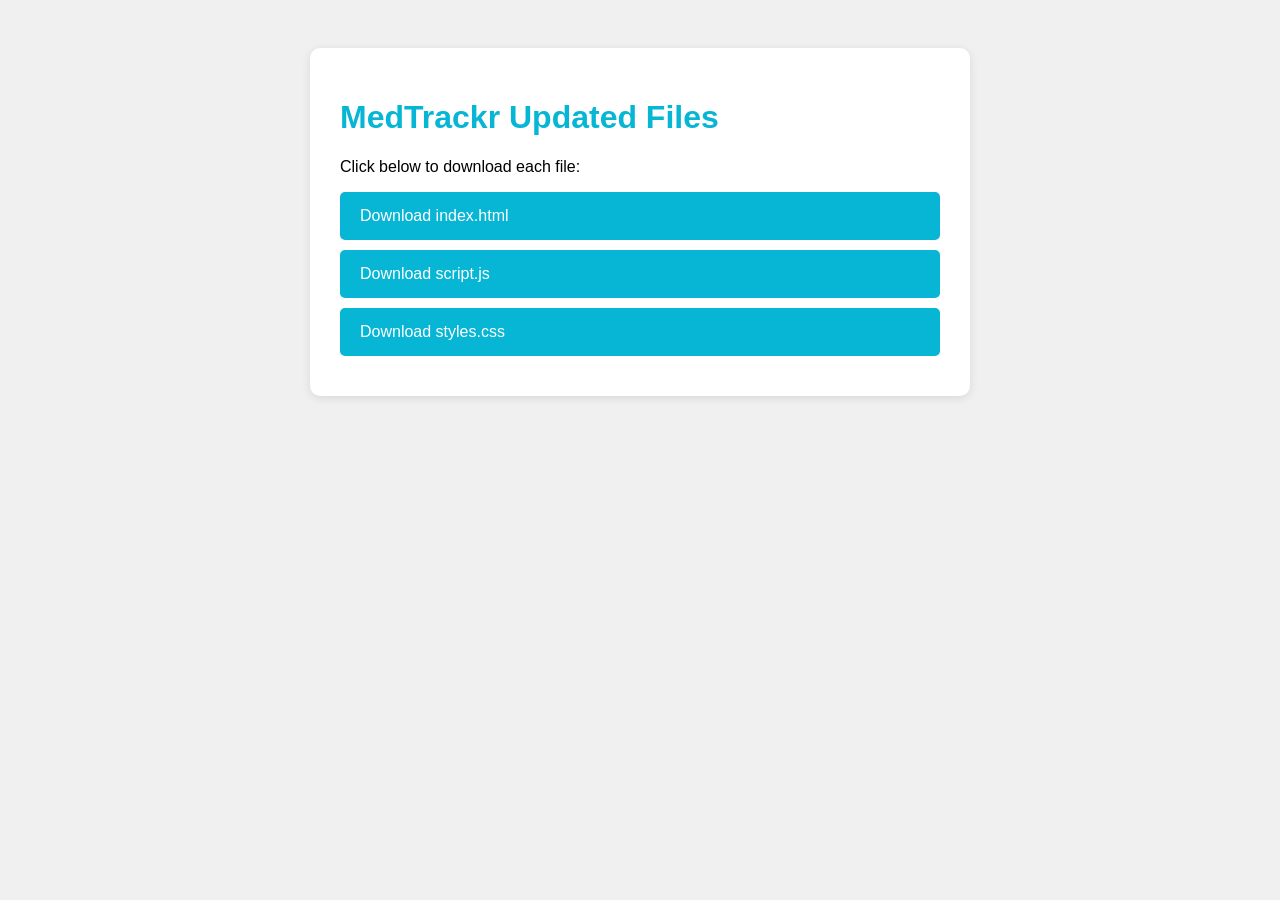
<file: download.html>
<!DOCTYPE html>
<html>
<head>
    <title>Download MedTrackr Files</title>
    <style>
        body { font-family: Arial; padding: 40px; background: #f0f0f0; }
        .container { max-width: 600px; margin: 0 auto; background: white; padding: 30px; border-radius: 10px; box-shadow: 0 2px 10px rgba(0,0,0,0.1); }
        h1 { color: #06b6d4; }
        a { display: block; padding: 15px 20px; margin: 10px 0; background: #06b6d4; color: white; text-decoration: none; border-radius: 5px; }
        a:hover { background: #0891b2; }
    </style>
</head>
<body>
    <div class="container">
        <h1>MedTrackr Updated Files</h1>
        <p>Click below to download each file:</p>
        <a href="index.html" download>Download index.html</a>
        <a href="script.js" download>Download script.js</a>
        <a href="styles.css" download>Download styles.css</a>
    </div>
</body>
</html>
</file>
<file: styles.css>
/* ==================== CSS VARIABLES & THEME ==================== */
:root {
    --primary: #0d9488;
    --primary-dark: #0a7067;
    --primary-light: #14b8a6;
    --bg-light: #eef1f6;
    --bg-dark: #0a0a0b;
    --text-light: #1d1d1f;
    --text-dark: #f5f5f7;
    --glass-white: rgba(255, 255, 255, 0.65);
    --glass-dark: rgba(28, 28, 30, 0.65);
    --glass-border-light: rgba(255, 255, 255, 0.6);
    --glass-border-dark: rgba(255, 255, 255, 0.12);
    --glass-input-light: rgba(255, 255, 255, 0.55);
    --glass-input-dark: rgba(0, 0, 0, 0.2);
    --glass-input-border-light: rgba(0, 0, 0, 0.12);
    --glass-input-border-dark: rgba(255, 255, 255, 0.08);
    --success: #10b981;
    --warning: #f59e0b;
    --danger: #f43f5e;
    --info: #3b82f6;
    --purple: #8b5cf6;
    --protein-color: #f43f5e;
    --carbs-color: #f59e0b;
    --fats-color: #8b5cf6;
    --fiber-color: #10b981;

    /* Legacy variable mappings for JS compatibility */
    --bg-primary: var(--bg-light);
    --bg-secondary: var(--glass-white);
    --bg-tertiary: rgba(240,242,248,0.5);
    --text-primary: var(--text-light);
    --text-secondary: rgba(29,29,31,0.7);
    --text-muted: rgba(29,29,31,0.5);
    --border-color: var(--glass-border-light);
    --shadow-sm: 0 1px 3px rgba(0,0,0,0.08);
    --shadow-md: 0 4px 16px rgba(0,0,0,0.10);
    --shadow-lg: 0 10px 40px rgba(0,0,0,0.12);
    --shadow-xl: 0 20px 60px rgba(0,0,0,0.14);
    --accent-primary: #0d9488;
    --accent-secondary: #0a7067;
    --accent-gradient: linear-gradient(135deg, #0d9488 0%, #14b8a6 100%);
    --accent-gradient-hover: linear-gradient(135deg, #0a7067 0%, #0d9488 100%);
    --card-bg: var(--glass-white);
    --nav-bg: var(--glass-white);
    --nav-blur: blur(30px) saturate(200%);
    --input-bg: var(--glass-input-light);
    --input-border: var(--glass-input-border-light);
    --overlay-bg: rgba(0,0,0,0.3);
}

[data-theme="dark"] {
    --bg-primary: var(--bg-dark);
    --bg-secondary: var(--glass-dark);
    --bg-tertiary: rgba(37,40,54,0.5);
    --text-primary: var(--text-dark);
    --text-secondary: rgba(245,245,247,0.6);
    --text-muted: rgba(245,245,247,0.4);
    --border-color: var(--glass-border-dark);
    --shadow-sm: 0 1px 3px rgba(0,0,0,0.15);
    --shadow-md: 0 4px 16px rgba(0,0,0,0.25);
    --shadow-lg: 0 10px 40px rgba(0,0,0,0.35);
    --shadow-xl: 0 20px 60px rgba(0,0,0,0.45);
    --card-bg: var(--glass-dark);
    --nav-bg: var(--glass-dark);
    --input-bg: var(--glass-input-dark);
    --input-border: var(--glass-input-border-dark);
    --overlay-bg: rgba(0,0,0,0.6);
}

/* ==================== RESET & BASE ==================== */
*, *::before, *::after { margin: 0; padding: 0; box-sizing: border-box; }
html { scroll-behavior: smooth; }

body {
    font-family: 'Inter', -apple-system, BlinkMacSystemFont, sans-serif;
    line-height: 1.6;
    overflow-x: hidden;
    transition: background-color 0.8s ease, color 0.8s ease;
    min-height: 100vh;
    background-color: var(--bg-light);
    color: var(--text-light);
}

[data-theme="dark"] body,
[data-theme="dark"] {
    background-color: var(--bg-dark);
    color: var(--text-dark);
}

a { text-decoration: none; color: inherit; }

/* ==================== FLOATING ORBS BACKGROUND ==================== */
.motion-container { position: fixed; inset: 0; z-index: 0; overflow: hidden; pointer-events: none; }
.orb { position: absolute; border-radius: 50%; filter: blur(100px); opacity: 0.45; will-change: transform; }
.orb-1 { width: 700px; height: 700px; background: #0d9488; top: -15%; left: -10%; animation: orbital-1 30s infinite linear; }
.orb-2 { width: 600px; height: 600px; background: #3b82f6; bottom: -10%; right: -10%; animation: orbital-2 35s infinite linear; }
.orb-3 { width: 450px; height: 450px; background: #8b5cf6; top: 40%; left: 30%; animation: orbital-3 40s infinite linear; }
.orb-4 { width: 400px; height: 400px; background: #f43f5e; bottom: 20%; left: -5%; animation: orbital-1 25s infinite linear reverse; opacity: 0.25; }

@keyframes orbital-1 {
    0% { transform: translate(0, 0) rotate(0deg) scale(1); }
    33% { transform: translate(10vw, 15vh) rotate(120deg) scale(1.1); }
    66% { transform: translate(-5vw, 20vh) rotate(240deg) scale(0.9); }
    100% { transform: translate(0, 0) rotate(360deg) scale(1); }
}
@keyframes orbital-2 {
    0% { transform: translate(0, 0) scale(1); }
    50% { transform: translate(-15vw, -10vh) scale(1.2); }
    100% { transform: translate(0, 0) scale(1); }
}
@keyframes orbital-3 {
    0% { transform: translate(0, 0) scale(1); }
    25% { transform: translate(5vw, -15vh) scale(0.8); }
    75% { transform: translate(-10vw, 5vh) scale(1.1); }
    100% { transform: translate(0, 0) scale(1); }
}

/* ==================== GRID PATTERN ==================== */
.grid-pattern {
    position: fixed; inset: 0; z-index: 0; pointer-events: none;
    background-image:
        linear-gradient(rgba(13,148,136,0.03) 1px, transparent 1px),
        linear-gradient(90deg, rgba(13,148,136,0.03) 1px, transparent 1px);
    background-size: 60px 60px;
    mask-image: radial-gradient(ellipse 80% 60% at 50% 50%, black 30%, transparent 70%);
    -webkit-mask-image: radial-gradient(ellipse 80% 60% at 50% 50%, black 30%, transparent 70%);
}
[data-theme="dark"] .grid-pattern {
    background-image:
        linear-gradient(rgba(255,255,255,0.03) 1px, transparent 1px),
        linear-gradient(90deg, rgba(255,255,255,0.03) 1px, transparent 1px);
}

/* ==================== FLOATING GEOMETRIC SHAPES ==================== */
.geo-shapes { position: fixed; inset: 0; z-index: 0; pointer-events: none; overflow: hidden; }
.geo {
    position: absolute; border: 1.5px solid rgba(13,148,136,0.12);
    opacity: 0.4; will-change: transform;
}
[data-theme="dark"] .geo { border-color: rgba(255,255,255,0.06); }
.geo-1 { width: 60px; height: 60px; border-radius: 12px; top: 12%; right: 8%; animation: geoFloat1 18s ease-in-out infinite; transform: rotate(15deg); }
.geo-2 { width: 40px; height: 40px; border-radius: 50%; top: 35%; left: 5%; animation: geoFloat2 22s ease-in-out infinite; border-color: rgba(59,130,246,0.15); }
.geo-3 { width: 80px; height: 80px; border-radius: 18px; bottom: 25%; right: 12%; animation: geoFloat3 20s ease-in-out infinite; transform: rotate(45deg); border-color: rgba(139,92,246,0.12); }
.geo-4 { width: 30px; height: 30px; border-radius: 6px; top: 60%; left: 15%; animation: geoFloat1 15s ease-in-out infinite reverse; transform: rotate(30deg); }
.geo-5 { width: 50px; height: 50px; border-radius: 50%; bottom: 15%; left: 25%; animation: geoFloat2 25s ease-in-out infinite; border-color: rgba(244,63,94,0.1); }
.geo-6 { width: 45px; height: 45px; border-radius: 10px; top: 20%; left: 40%; animation: geoFloat3 16s ease-in-out infinite; transform: rotate(60deg); border-color: rgba(245,158,11,0.1); }

@keyframes geoFloat1 {
    0%, 100% { transform: rotate(15deg) translateY(0) translateX(0); }
    25% { transform: rotate(25deg) translateY(-20px) translateX(10px); }
    50% { transform: rotate(15deg) translateY(-10px) translateX(-5px); }
    75% { transform: rotate(5deg) translateY(-25px) translateX(15px); }
}
@keyframes geoFloat2 {
    0%, 100% { transform: translateY(0) scale(1); }
    33% { transform: translateY(-30px) scale(1.1); }
    66% { transform: translateY(-15px) scale(0.9); }
}
@keyframes geoFloat3 {
    0%, 100% { transform: rotate(45deg) translateY(0); opacity: 0.4; }
    50% { transform: rotate(55deg) translateY(-20px); opacity: 0.6; }
}

/* ==================== THEME TOGGLE ==================== */
.theme-toggle {
    position: fixed; top: 14px; right: 80px; z-index: 10000;
    width: 40px; height: 40px; border-radius: 50%;
    border: 1px solid rgba(0,0,0,0.1);
    background: var(--glass-white);
    backdrop-filter: blur(20px); -webkit-backdrop-filter: blur(20px);
    color: var(--text-light); font-size: 1rem; cursor: pointer;
    display: flex; align-items: center; justify-content: center;
    box-shadow: 0 4px 20px rgba(0,0,0,0.06);
    transition: all 0.3s cubic-bezier(0.4, 0, 0.2, 1);
}
[data-theme="dark"] .theme-toggle {
    background: var(--glass-dark); border: 1px solid var(--glass-border-dark); color: var(--text-dark);
}
.theme-toggle:hover { transform: rotate(30deg) scale(1.1); box-shadow: 0 6px 25px rgba(0,0,0,0.12); }
.theme-toggle:active { transform: rotate(30deg) scale(0.95); }

/* Theme Transition - smooth clip-path wipe */
.theme-transition {
    position: fixed; inset: 0; z-index: 9999; pointer-events: none;
    clip-path: circle(0% at 50% 50%);
    transition: clip-path 0.6s cubic-bezier(0.4, 0, 0.2, 1);
}
.theme-transition.active {
    clip-path: circle(150% at var(--tx, 50%) var(--ty, 50%));
}
.theme-transition.to-dark { background: #0a0a0b; }
.theme-transition.to-light { background: #eef1f6; }

/* ==================== NAVIGATION ==================== */
.navbar {
    position: fixed; top: 0; left: 0; right: 0; z-index: 1000;
    backdrop-filter: blur(30px) saturate(200%); -webkit-backdrop-filter: blur(30px) saturate(200%);
    background: rgba(238, 241, 246, 0.8);
    border-bottom: 1.5px solid rgba(0,0,0,0.06);
    transition: all 0.3s ease;
}
[data-theme="dark"] .navbar { background: var(--glass-dark); border-bottom-color: var(--glass-border-dark); }
.navbar.scrolled { box-shadow: 0 4px 30px rgba(0,0,0,0.08); }

.nav-container { max-width: 1200px; margin: 0 auto; padding: 0 2rem; height: 64px; display: flex; align-items: center; justify-content: space-between; }

.nav-logo {
    display: flex; align-items: center; gap: 0.6rem;
    font-size: 1.3rem; font-weight: 700; letter-spacing: -0.02em;
    color: var(--text-primary);
    transition: transform 0.3s ease;
}
.nav-logo:hover { transform: scale(1.03); }

/* Logo Icon Container */
.logo-icon-container { width: 36px; height: 36px; flex-shrink: 0; }
.logo-svg { width: 100%; height: 100%; display: block; overflow: hidden; border-radius: 8px; }
.logo-text { font-size: 1.3rem; font-weight: 800; color: #0c1e35; letter-spacing: -0.02em; }
[data-theme="dark"] .logo-text { color: var(--text-dark); }

/* Heartrate Line Animation */
.heartrate-line {
    animation: heartrateScroll 2.5s linear infinite;
}
@keyframes heartrateScroll {
    0% { transform: translateX(0); }
    100% { transform: translateX(-55px); }
}

.logo-accent { color: #0c1e35; -webkit-text-fill-color: #0c1e35; background: none; -webkit-background-clip: unset; background-clip: unset; }
[data-theme="dark"] .logo-accent { color: var(--primary); -webkit-text-fill-color: var(--primary); }

.nav-links { display: flex; list-style: none; gap: 0; align-items: center; }
.nav-link {
    padding: 0.5rem 1.2rem; font-weight: 500; font-size: 0.88rem;
    color: var(--text-secondary); opacity: 1;
    transition: all 0.3s ease; position: relative;
    border-radius: 0; overflow: visible;
}
.nav-link::before { display: none; }
.nav-link:hover { color: var(--text-primary); transform: none; }
.nav-link.active { color: var(--primary); font-weight: 600; }
.nav-link.active::before { display: none; }
.nav-link.active::after {
    content: ''; position: absolute; bottom: -4px; left: 50%; transform: translateX(-50%);
    width: 5px; height: 5px; background: var(--primary); border-radius: 50%;
}
.nav-link.active span, .nav-link.active i { position: relative; z-index: 1; color: var(--primary); }
.nav-link i { margin-right: 0.3rem; position: relative; z-index: 1; }
.nav-link span { position: relative; z-index: 1; }

/* Hamburger */
.nav-hamburger { display: none; flex-direction: column; gap: 5px; background: none; border: none; cursor: pointer; padding: 5px; }
.nav-hamburger span { width: 25px; height: 2px; background: var(--text-primary); border-radius: 2px; transition: all 0.3s ease; }
.nav-hamburger.active span:nth-child(1) { transform: rotate(45deg) translate(5px, 5px); }
.nav-hamburger.active span:nth-child(2) { opacity: 0; }
.nav-hamburger.active span:nth-child(3) { transform: rotate(-45deg) translate(5px, -5px); }

/* Mobile Menu */
.mobile-menu {
    display: none; position: fixed; top: 64px; left: 0; right: 0;
    background: var(--glass-white); backdrop-filter: blur(30px) saturate(200%);
    -webkit-backdrop-filter: blur(30px) saturate(200%);
    border-bottom: 1.5px solid var(--glass-border-light);
    padding: 1rem; z-index: 999; flex-direction: column; gap: 0.5rem;
    box-shadow: 0 15px 35px -10px rgba(0,0,0,0.1);
    transform: translateY(-100%); opacity: 0;
    transition: all 0.3s cubic-bezier(0.4, 0, 0.2, 1);
}
[data-theme="dark"] .mobile-menu { background: var(--glass-dark); border-bottom-color: var(--glass-border-dark); }
.mobile-menu.open { transform: translateY(0); opacity: 1; }
.mobile-link { padding: 0.8rem 1rem; border-radius: 12px; font-weight: 500; font-size: 0.9rem; color: var(--text-secondary); transition: all 0.2s ease; }
.mobile-link:hover { background: rgba(13, 148, 136, 0.1); color: var(--primary); }
.mobile-link i { margin-right: 0.5rem; width: 20px; text-align: center; }

/* ==================== PAGES ==================== */
.page { display: none; min-height: 100vh; padding-top: 64px; position: relative; z-index: 1; }
.page.active { display: block; animation: pageIn 0.6s cubic-bezier(0.4, 0, 0.2, 1); }
@keyframes pageIn { from { opacity: 0; transform: translateY(30px); } to { opacity: 1; transform: translateY(0); } }
.page-container { max-width: 1200px; margin: 0 auto; padding: 2rem; }
.page-header { text-align: center; padding: 3rem 0 2rem; }
.page-title { font-size: 2.8rem; font-weight: 800; margin-bottom: 0.5rem; letter-spacing: -0.03em; }
.page-description { font-size: 1.1rem; color: var(--text-secondary); max-width: 600px; margin: 0 auto; }

/* ==================== ANIMATIONS ==================== */
.animate-in { opacity: 0; transform: translateY(30px); animation: animateIn 0.6s cubic-bezier(0.4, 0, 0.2, 1) forwards; }
.delay-1 { animation-delay: 0.15s; }
.delay-2 { animation-delay: 0.3s; }
.delay-3 { animation-delay: 0.45s; }
.delay-4 { animation-delay: 0.6s; }
@keyframes animateIn { to { opacity: 1; transform: translateY(0); } }
[data-animate] { opacity: 0; transform: translateY(40px); transition: all 0.7s cubic-bezier(0.22, 1, 0.36, 1); }
[data-animate].visible { opacity: 1; transform: translateY(0); }
[data-animate]:nth-child(1) { transition-delay: 0s; }
[data-animate]:nth-child(2) { transition-delay: 0.1s; }
[data-animate]:nth-child(3) { transition-delay: 0.2s; }
[data-animate]:nth-child(4) { transition-delay: 0.3s; }
.gradient-text { background: var(--accent-gradient); -webkit-background-clip: text; -webkit-text-fill-color: transparent; background-clip: text; }

/* Parallax scroll effect class */
.parallax-element { transition: transform 0.1s linear; will-change: transform; }

/* ==================== BUTTONS ==================== */
.btn {
    display: inline-flex; align-items: center; gap: 0.5rem;
    padding: 0.8rem 1.8rem; border-radius: 9999px; font-weight: 600;
    font-size: 1rem; border: none; cursor: pointer;
    transition: all 0.2s ease; position: relative; overflow: hidden; font-family: inherit;
    color: var(--text-primary);
}
.btn::after { display: none; }
.btn-primary {
    background: var(--primary); color: white;
    box-shadow: 0 4px 0px var(--primary-dark);
}
.btn-primary:hover { transform: translateY(-2px); box-shadow: 0 6px 0px var(--primary-dark); background: var(--primary); }
.btn-primary:active { transform: translateY(2px); box-shadow: 0 0px 0px var(--primary-dark); }
.btn-glow { animation: btnGlow 3s ease-in-out infinite; }
@keyframes btnGlow {
    0%, 100% { box-shadow: 0 4px 0px var(--primary-dark); }
    50% { box-shadow: 0 4px 0px var(--primary-dark), 0 0 30px rgba(13, 148, 136, 0.2); }
}
.btn-outline {
    background: var(--glass-white); backdrop-filter: blur(20px); -webkit-backdrop-filter: blur(20px);
    color: var(--text-primary); border: 1px solid rgba(0,0,0,0.1);
}
[data-theme="dark"] .btn-outline { background: var(--glass-dark); border: 1px solid rgba(255,255,255,0.15); color: var(--text-dark); }
.btn-outline:hover { transform: translateY(-2px); box-shadow: 0 8px 25px rgba(0,0,0,0.08); border-color: var(--primary); color: var(--primary); }
.btn-full { width: 100%; justify-content: center; padding: 1rem 2rem; font-size: 1.05rem; }
.btn-sm { padding: 0.5rem 1rem; font-size: 0.85rem; }
.btn-ripple { position: absolute; border-radius: 50%; background: rgba(255,255,255,0.4); transform: scale(0); animation: ripple 0.6s linear; pointer-events: none; }
@keyframes ripple { to { transform: scale(4); opacity: 0; } }

/* ==================== HERO SECTION ==================== */
.hero { min-height: calc(100vh - 64px); display: flex; align-items: center; justify-content: center; padding: 2rem; position: relative; overflow: hidden; }
.hero-particles { position: absolute; inset: 0; pointer-events: none; display: none; }
.particle { display: none; }
.hero-mesh {
    position: absolute; inset: -50%; z-index: 0; pointer-events: none;
    background: radial-gradient(ellipse at 30% 50%, rgba(13,148,136,0.08) 0%, transparent 50%),
                radial-gradient(ellipse at 70% 30%, rgba(59,130,246,0.06) 0%, transparent 50%),
                radial-gradient(ellipse at 50% 80%, rgba(139,92,246,0.05) 0%, transparent 50%);
    animation: meshShift 20s ease-in-out infinite;
}
@keyframes meshShift {
    0%, 100% { transform: translate(0, 0) rotate(0deg); }
    33% { transform: translate(2%, -2%) rotate(1deg); }
    66% { transform: translate(-1%, 2%) rotate(-1deg); }
}
.hero-badge {
    display: inline-flex; align-items: center; gap: 0.5rem;
    padding: 0.4rem 1rem; border-radius: 9999px;
    background: rgba(13,148,136,0.08); border: 1px solid rgba(13,148,136,0.15);
    font-size: 0.82rem; font-weight: 600; color: var(--primary);
    margin-bottom: 1.2rem;
}
.badge-dot {
    width: 8px; height: 8px; border-radius: 50%; background: var(--primary);
    animation: badgePulse 2s ease-in-out infinite;
}
@keyframes badgePulse {
    0%, 100% { opacity: 1; transform: scale(1); }
    50% { opacity: 0.5; transform: scale(0.8); }
}
.hero-content { flex: 1; max-width: 600px; z-index: 1; }
.hero-title { font-size: 3.5rem; font-weight: 800; line-height: 1.1; margin-bottom: 1.5rem; letter-spacing: -0.03em; }
.hero-subtitle { font-size: 1.15rem; color: var(--text-secondary); margin-bottom: 2rem; line-height: 1.7; }
.hero-buttons { display: flex; gap: 1rem; flex-wrap: wrap; }
.hero-visual { flex: 1; max-width: 500px; height: 400px; position: relative; display: flex; align-items: center; justify-content: center; }

.floating-card {
    position: absolute;
    background: var(--glass-white); backdrop-filter: blur(20px); -webkit-backdrop-filter: blur(20px);
    border: 1.5px solid var(--glass-border-light);
    border-radius: 20px; padding: 1rem 1.5rem;
    display: flex; align-items: center; gap: 0.8rem; font-weight: 600;
    box-shadow: 0 15px 35px -10px rgba(0,0,0,0.12);
    transition: all 0.4s cubic-bezier(0.175, 0.885, 0.32, 1.275); z-index: 2;
    cursor: default;
}
[data-theme="dark"] .floating-card { background: var(--glass-dark); border-color: var(--glass-border-dark); }
.floating-card:hover { transform: translateY(-10px) scale(1.08) rotate(-2deg); box-shadow: 0 20px 40px -10px rgba(0,0,0,0.18); }
.floating-card i { font-size: 1.4rem; }
.card-1 { top: 15%; right: 10%; animation: floatCard1 6s ease-in-out infinite; }
.card-1 i { color: var(--danger); }
.card-2 { bottom: 30%; left: 5%; animation: floatCard2 7s ease-in-out infinite 1s; }
.card-2 i { color: var(--warning); }
.card-3 { bottom: 10%; right: 20%; animation: floatCard3 5s ease-in-out infinite 2s; }
.card-3 i { color: var(--primary); }
@keyframes floatCard1 {
    0%, 100% { transform: translateY(0) rotate(0deg); }
    50% { transform: translateY(-20px) rotate(3deg); }
}
@keyframes floatCard2 {
    0%, 100% { transform: translateY(0) rotate(0deg); }
    50% { transform: translateY(-15px) rotate(-2deg); }
}
@keyframes floatCard3 {
    0%, 100% { transform: translateY(0) rotate(0deg); }
    50% { transform: translateY(-18px) rotate(2deg); }
}

.hero-circle { position: absolute; width: 300px; height: 300px; border-radius: 50%; background: var(--primary); opacity: 0.04; animation: pulseCircle 4s ease-in-out infinite; }
.hero-circle-2 { width: 200px; height: 200px; top: 10%; right: 10%; background: var(--info); animation-delay: 1s; opacity: 0.03; }
.hero-circle-3 { width: 150px; height: 150px; bottom: 10%; left: 20%; background: var(--purple); animation-delay: 2s; opacity: 0.03; }
@keyframes pulseCircle { 0%, 100% { transform: scale(1); } 50% { transform: scale(1.15); } }

/* Tilt effect on hero cards - added via JS */
.tilt-card { transition: transform 0.1s ease; }

/* ==================== FEATURES ==================== */
.features-section { padding: 5rem 2rem; max-width: 1200px; margin: 0 auto; position: relative; }
.section-title { font-size: 2rem; font-weight: 700; text-align: center; margin-bottom: 2.5rem; letter-spacing: -0.02em; }
.features-grid { display: grid; grid-template-columns: repeat(auto-fit, minmax(250px, 1fr)); gap: 1.5rem; }

.feature-card {
    background: var(--glass-white); backdrop-filter: blur(20px); -webkit-backdrop-filter: blur(20px);
    border: 1.5px solid rgba(0,0,0,0.06); border-radius: 24px; padding: 2rem;
    text-align: center; transition: all 0.4s cubic-bezier(0.175, 0.885, 0.32, 1.275); cursor: default;
    box-shadow: 0 4px 20px rgba(0,0,0,0.06);
    position: relative; overflow: hidden;
}
.feature-card::before {
    content: ''; position: absolute; top: 0; left: 0; right: 0; height: 3px;
    background: var(--accent-gradient); transform: scaleX(0); transition: transform 0.4s ease; transform-origin: left;
}
.feature-card:hover::before { transform: scaleX(1); }
[data-theme="dark"] .feature-card { background: var(--glass-dark); border-color: var(--glass-border-dark); box-shadow: none; }
.feature-card:hover { transform: translateY(-10px); box-shadow: 0 20px 50px -15px rgba(0,0,0,0.15); }
.feature-icon {
    width: 65px; height: 65px; border-radius: 18px; background: var(--primary);
    display: flex; align-items: center; justify-content: center;
    margin: 0 auto 1.2rem; font-size: 1.5rem; color: white;
    transition: transform 0.3s ease, box-shadow 0.3s ease;
}
.feature-card:hover .feature-icon { transform: scale(1.1) rotate(5deg); box-shadow: 0 8px 25px rgba(13,148,136,0.3); }
.feature-card h3 { font-size: 1.15rem; font-weight: 700; margin-bottom: 0.5rem; }
.feature-card p { color: var(--text-secondary); font-size: 0.92rem; }

/* ==================== STATS ==================== */
.stats-section {
    display: flex; justify-content: center; gap: 2rem; padding: 4rem 2rem; flex-wrap: wrap; max-width: 1100px; margin: 0 auto;
}
.stat-item {
    text-align: center; padding: 1.5rem 2rem; border-radius: 20px;
    background: var(--glass-white); backdrop-filter: blur(20px); -webkit-backdrop-filter: blur(20px);
    border: 1.5px solid rgba(0,0,0,0.06); min-width: 180px;
    transition: all 0.4s cubic-bezier(0.175, 0.885, 0.32, 1.275);
    box-shadow: 0 4px 20px rgba(0,0,0,0.04);
}
[data-theme="dark"] .stat-item { background: var(--glass-dark); border-color: var(--glass-border-dark); box-shadow: none; }
.stat-item:hover { transform: translateY(-6px); box-shadow: 0 15px 35px -10px rgba(0,0,0,0.12); }
.stat-icon { font-size: 1.5rem; color: var(--primary); margin-bottom: 0.5rem; }
.stat-number { font-size: 2.8rem; font-weight: 800; color: var(--primary); letter-spacing: -0.02em; }
.stat-label { color: var(--text-muted); font-weight: 500; margin-top: 0.3rem; }

/* ==================== BMI CALCULATOR ==================== */
.bmi-calculator { max-width: 800px; margin: 0 auto; }
.calc-form {
    background: var(--glass-white); backdrop-filter: blur(20px) saturate(200%);
    -webkit-backdrop-filter: blur(20px) saturate(200%);
    border: 1.5px solid var(--glass-border-light); border-radius: 28px;
    padding: 2.5rem; box-shadow: 0 15px 35px -10px rgba(0,0,0,0.10);
}
[data-theme="dark"] .calc-form { background: var(--glass-dark); border-color: var(--glass-border-dark); box-shadow: 0 15px 35px -10px rgba(0,0,0,0.3); }

.form-section { margin-bottom: 2rem; padding-bottom: 2rem; border-bottom: 1px solid rgba(0,0,0,0.06); }
[data-theme="dark"] .form-section { border-bottom-color: rgba(255,255,255,0.06); }
.form-section:last-of-type { border-bottom: none; margin-bottom: 1.5rem; padding-bottom: 0; }
.form-section h3 { font-size: 1.05rem; font-weight: 700; margin-bottom: 1.2rem; display: flex; align-items: center; gap: 0.5rem; color: var(--primary); }
.form-row { display: grid; grid-template-columns: 1fr 1fr; gap: 1.2rem; }
.form-group { display: flex; flex-direction: column; gap: 0.4rem; }
.form-group label { font-weight: 600; font-size: 0.85rem; color: var(--text-muted); text-transform: uppercase; letter-spacing: 0.5px; }

.form-input {
    padding: 0.8rem 1rem; border-radius: 14px;
    border: 1px solid var(--glass-input-border-light); background: var(--glass-input-light);
    color: var(--text-primary);
    font-size: 1rem; font-family: inherit; transition: all 0.3s ease; outline: none;
}
[data-theme="dark"] .form-input { border-color: var(--glass-input-border-dark); background: var(--glass-input-dark); color: var(--text-dark); }
.form-input:focus { border-color: var(--primary); box-shadow: 0 0 0 4px rgba(13, 148, 136, 0.1); transform: translateY(-1px); }
.form-input::placeholder { color: var(--text-muted); }

.input-slider-container { margin-top: 0.3rem; }
.input-slider { width: 100%; height: 6px; -webkit-appearance: none; appearance: none; background: rgba(0,0,0,0.06); border-radius: 3px; outline: none; }
[data-theme="dark"] .input-slider { background: rgba(255,255,255,0.08); }
.input-slider::-webkit-slider-thumb { -webkit-appearance: none; width: 20px; height: 20px; border-radius: 50%; background: var(--primary); cursor: pointer; box-shadow: 0 2px 8px rgba(13,148,136,0.3); transition: transform 0.2s ease; }
.input-slider::-webkit-slider-thumb:hover { transform: scale(1.2); }
.input-slider::-moz-range-thumb { width: 20px; height: 20px; border-radius: 50%; background: var(--primary); cursor: pointer; border: none; }

.gender-select { display: flex; gap: 0.8rem; }
.gender-btn {
    flex: 1; padding: 0.8rem; border-radius: 14px;
    border: 1px solid rgba(0,0,0,0.08); background: var(--glass-input-light);
    color: var(--text-secondary);
    font-weight: 600; font-size: 0.95rem; cursor: pointer;
    display: flex; align-items: center; justify-content: center; gap: 0.5rem;
    transition: all 0.3s cubic-bezier(0.4, 0, 0.2, 1); font-family: inherit;
}
[data-theme="dark"] .gender-btn { border-color: rgba(255,255,255,0.08); background: var(--glass-input-dark); color: var(--text-dark); }
.gender-btn:hover { border-color: var(--primary); color: var(--text-primary); }
.gender-btn.active { background: var(--primary); color: white; border-color: transparent; box-shadow: 0 4px 0px var(--primary-dark); }

.activity-grid { display: grid; grid-template-columns: repeat(auto-fit, minmax(140px, 1fr)); gap: 1rem; }
.activity-card {
    background: var(--glass-input-light); border: 1px solid rgba(0,0,0,0.06);
    border-radius: 18px; padding: 1.2rem; text-align: center; cursor: pointer;
    transition: all 0.3s cubic-bezier(0.4, 0, 0.2, 1);
}
[data-theme="dark"] .activity-card { background: var(--glass-input-dark); border-color: rgba(255,255,255,0.06); }
.activity-card:hover { border-color: var(--primary); transform: translateY(-4px); box-shadow: 0 10px 25px -5px rgba(0,0,0,0.08); }
.activity-card.active { background: var(--primary); border-color: transparent; color: white; box-shadow: 0 4px 0px var(--primary-dark); transform: translateY(-4px); }
.activity-card.active .activity-icon { color: white; }
.activity-card.active p { color: rgba(255,255,255,0.8); }
.activity-icon { font-size: 1.5rem; color: var(--primary); margin-bottom: 0.5rem; transition: transform 0.3s ease; }
.activity-card:hover .activity-icon { transform: scale(1.2); }
.activity-card h4 { font-size: 0.85rem; font-weight: 700; margin-bottom: 0.2rem; }
.activity-card p { font-size: 0.75rem; color: var(--text-muted); }

/* ==================== DASHBOARD ==================== */
.no-data { text-align: center; padding: 5rem 2rem; }
.no-data-icon { font-size: 4rem; color: var(--text-muted); margin-bottom: 1rem; animation: bounce 2s ease-in-out infinite; }
@keyframes bounce { 0%, 100% { transform: translateY(0); } 50% { transform: translateY(-15px); } }
.no-data h2 { font-size: 1.8rem; margin-bottom: 0.5rem; }
.no-data p { color: var(--text-secondary); margin-bottom: 1.5rem; }

.dashboard-top-cards { display: grid; grid-template-columns: repeat(auto-fit, minmax(300px, 1fr)); gap: 1.5rem; margin-bottom: 2rem; }
.dash-card {
    background: var(--glass-white); backdrop-filter: blur(20px); -webkit-backdrop-filter: blur(20px);
    border: 1.5px solid var(--glass-border-light); border-radius: 24px; padding: 1.8rem;
    box-shadow: 0 15px 35px -10px rgba(0,0,0,0.06);
    transition: all 0.4s cubic-bezier(0.175, 0.885, 0.32, 1.275);
}
[data-theme="dark"] .dash-card { background: var(--glass-dark); border-color: var(--glass-border-dark); }
.dash-card:hover { transform: translateY(-6px); box-shadow: 0 20px 50px -15px rgba(0,0,0,0.12); }
.dash-card-header { display: flex; justify-content: space-between; align-items: center; margin-bottom: 0.5rem; }
.dash-card-label { font-size: 0.85rem; font-weight: 700; color: var(--text-muted); text-transform: uppercase; letter-spacing: 0.5px; }
.dash-card-badge { padding: 0.3rem 0.8rem; border-radius: 20px; font-size: 0.72rem; font-weight: 700; text-transform: uppercase; letter-spacing: 0.5px; }
.dash-card-badge.underweight { background: rgba(59,130,246,0.12); color: #3b82f6; }
.dash-card-badge.normal { background: rgba(13,148,136,0.12); color: #0d9488; }
.dash-card-badge.overweight { background: rgba(245,158,11,0.12); color: #f59e0b; }
.dash-card-badge.obese { background: rgba(244,63,94,0.12); color: #f43f5e; }
[data-theme="dark"] .dash-card-badge.underweight { background: rgba(59,130,246,0.2); color: #60a5fa; }
[data-theme="dark"] .dash-card-badge.normal { background: rgba(13,148,136,0.2); color: #14b8a6; }
[data-theme="dark"] .dash-card-badge.overweight { background: rgba(245,158,11,0.2); color: #fbbf24; }
[data-theme="dark"] .dash-card-badge.obese { background: rgba(244,63,94,0.2); color: #fb7185; }
.dash-card-icon { color: var(--primary); font-size: 1.1rem; }
.dash-card-value { font-size: 2.5rem; font-weight: 800; line-height: 1; margin-bottom: 0.3rem; letter-spacing: -0.02em; }
.dash-card-subtitle { font-size: 0.85rem; color: var(--text-muted); }

.bmi-gauge-container { margin-top: 1.2rem; }
.bmi-gauge { width: 100%; height: 10px; border-radius: 5px; background: linear-gradient(to right, #3b82f6, #0d9488, #f59e0b, #f43f5e); position: relative; overflow: visible; }
.bmi-gauge-pointer { position: absolute; top: -5px; width: 20px; height: 20px; border-radius: 50%; background: white; border: 3px solid currentColor; box-shadow: 0 2px 10px rgba(0,0,0,0.15); transition: left 1s cubic-bezier(0.4, 0, 0.2, 1); transform: translateX(-50%); }
.bmi-gauge-labels { display: flex; justify-content: space-between; margin-top: 0.5rem; font-size: 0.68rem; color: var(--text-muted); font-weight: 600; }

.calorie-ring-container { position: relative; width: 120px; height: 120px; margin: 1rem auto 0; }
.calorie-ring { width: 100%; height: 100%; transform: rotate(-90deg); }
.calorie-ring-bg { fill: none; stroke: rgba(0,0,0,0.05); stroke-width: 8; }
[data-theme="dark"] .calorie-ring-bg { stroke: rgba(255,255,255,0.08); }
.calorie-ring-fill { fill: none; stroke: var(--primary); stroke-width: 8; stroke-linecap: round; stroke-dasharray: 314; stroke-dashoffset: 314; transition: stroke-dashoffset 1.5s cubic-bezier(0.4, 0, 0.2, 1); }
.calorie-ring-text { position: absolute; inset: 0; display: flex; align-items: center; justify-content: center; font-weight: 700; font-size: 0.85rem; color: var(--text-secondary); }

.weight-info { margin-top: 1rem; display: flex; flex-direction: column; gap: 0.5rem; }
.weight-info-row { display: flex; justify-content: space-between; font-size: 0.85rem; padding: 0.5rem 0.8rem; background: rgba(0,0,0,0.03); border-radius: 12px; }
[data-theme="dark"] .weight-info-row { background: rgba(255,255,255,0.04); }
.weight-info-row span:first-child { color: var(--text-secondary); }
.weight-info-row span:last-child { font-weight: 700; }

.user-info-bar {
    display: flex; flex-wrap: wrap; gap: 1.5rem; padding: 1.2rem 1.5rem;
    background: var(--glass-white); backdrop-filter: blur(20px); -webkit-backdrop-filter: blur(20px);
    border: 1.5px solid var(--glass-border-light); border-radius: 18px; margin-bottom: 2rem;
}
[data-theme="dark"] .user-info-bar { background: var(--glass-dark); border-color: var(--glass-border-dark); }
.user-info-item { display: flex; align-items: center; gap: 0.5rem; font-weight: 500; font-size: 0.9rem; }
.user-info-item i { color: var(--primary); }

.macros-section { margin-bottom: 2rem; }
.macros-grid { display: grid; grid-template-columns: repeat(auto-fit, minmax(250px, 1fr)); gap: 1rem; }
.macro-card {
    background: var(--glass-white); backdrop-filter: blur(20px); -webkit-backdrop-filter: blur(20px);
    border: 1.5px solid var(--glass-border-light); border-radius: 18px; padding: 1.5rem;
    display: flex; align-items: center; gap: 1rem; transition: all 0.3s ease;
}
[data-theme="dark"] .macro-card { background: var(--glass-dark); border-color: var(--glass-border-dark); }
.macro-card:hover { transform: translateY(-3px); box-shadow: 0 10px 30px -10px rgba(0,0,0,0.1); }
.macro-icon { width: 48px; height: 48px; border-radius: 14px; display: flex; align-items: center; justify-content: center; font-size: 1.1rem; flex-shrink: 0; }
.macro-card.protein .macro-icon { background: rgba(244,63,94,0.1); color: var(--protein-color); }
.macro-card.carbs .macro-icon { background: rgba(245,158,11,0.1); color: var(--carbs-color); }
.macro-card.fats .macro-icon { background: rgba(139,92,246,0.1); color: var(--fats-color); }
.macro-card.fiber .macro-icon { background: rgba(16,185,129,0.1); color: var(--fiber-color); }
.macro-info { flex: 1; }
.macro-info h4 { font-size: 0.82rem; color: var(--text-muted); font-weight: 600; text-transform: uppercase; letter-spacing: 0.3px; }
.macro-value { font-size: 1.3rem; font-weight: 800; }
.macro-bar { width: 100%; height: 5px; background: rgba(0,0,0,0.04); border-radius: 3px; margin-top: 0.5rem; overflow: hidden; }
[data-theme="dark"] .macro-bar { background: rgba(255,255,255,0.06); }
.macro-bar-fill { height: 100%; border-radius: 3px; transition: width 1.5s cubic-bezier(0.4, 0, 0.2, 1); }
.macro-card.protein .macro-bar-fill { background: var(--protein-color); }
.macro-card.carbs .macro-bar-fill { background: var(--carbs-color); }
.macro-card.fats .macro-bar-fill { background: var(--fats-color); }
.macro-card.fiber .macro-bar-fill { background: var(--fiber-color); }

.dashboard-cta {
    display: flex; align-items: center; justify-content: space-between; gap: 2rem; padding: 2rem;
    background: var(--primary); border-radius: 24px; color: white; margin-top: 2rem;
    box-shadow: 0 8px 0px var(--primary-dark);
}
.cta-content h2 { font-size: 1.5rem; font-weight: 700; }
.cta-content p { opacity: 0.85; margin-top: 0.3rem; }
.dashboard-cta .btn { background: white; color: var(--primary); flex-shrink: 0; box-shadow: none; }
.dashboard-cta .btn:hover { transform: translateY(-2px); box-shadow: 0 8px 25px rgba(0,0,0,0.15); }

/* ==================== DIET PROGRAM ==================== */
.diet-goal-section { margin-bottom: 2.5rem; }
.goal-cards { display: grid; grid-template-columns: repeat(auto-fit, minmax(250px, 1fr)); gap: 1.5rem; }
.goal-card {
    background: var(--glass-white); backdrop-filter: blur(20px); -webkit-backdrop-filter: blur(20px);
    border: 1.5px solid var(--glass-border-light); border-radius: 24px; padding: 2rem;
    text-align: center; cursor: pointer;
    transition: all 0.4s cubic-bezier(0.175, 0.885, 0.32, 1.275);
}
[data-theme="dark"] .goal-card { background: var(--glass-dark); border-color: var(--glass-border-dark); }
.goal-card:hover { transform: translateY(-8px); box-shadow: 0 20px 50px -15px rgba(0,0,0,0.12); }
.goal-card.active { border-color: transparent; background: var(--primary); color: white; box-shadow: 0 6px 0px var(--primary-dark); transform: translateY(-6px); }
.goal-card.active .goal-tag { background: rgba(255,255,255,0.2); color: white; }
.goal-card.active p { color: rgba(255,255,255,0.85); }
.goal-icon { width: 56px; height: 56px; border-radius: 50%; background: rgba(0,0,0,0.04); display: flex; align-items: center; justify-content: center; margin: 0 auto 1rem; font-size: 1.3rem; color: var(--primary); transition: all 0.3s ease; }
[data-theme="dark"] .goal-icon { background: rgba(255,255,255,0.06); }
.goal-card.active .goal-icon { background: rgba(255,255,255,0.2); color: white; }
.goal-card h3 { font-size: 1.2rem; font-weight: 700; margin-bottom: 0.5rem; }
.goal-card p { color: var(--text-secondary); font-size: 0.9rem; margin-bottom: 1rem; }
.goal-tag { display: inline-block; padding: 0.3rem 0.8rem; border-radius: 20px; font-size: 0.72rem; font-weight: 700; background: rgba(0,0,0,0.04); color: var(--text-secondary); }
[data-theme="dark"] .goal-tag { background: rgba(255,255,255,0.06); }

.duration-selector { display: flex; gap: 1rem; justify-content: center; flex-wrap: wrap; margin-bottom: 2rem; }
.duration-option {
    width: 100px; padding: 1.2rem; border-radius: 18px;
    border: 1.5px solid var(--glass-border-light); background: var(--glass-white);
    backdrop-filter: blur(20px); -webkit-backdrop-filter: blur(20px);
    text-align: center; cursor: pointer; transition: all 0.3s cubic-bezier(0.4, 0, 0.2, 1);
}
[data-theme="dark"] .duration-option { border-color: var(--glass-border-dark); background: var(--glass-dark); }
.duration-option:hover { border-color: var(--primary); transform: translateY(-4px); }
.duration-option.active { background: var(--primary); border-color: transparent; color: white; box-shadow: 0 4px 0px var(--primary-dark); transform: translateY(-4px); }
.duration-number { display: block; font-size: 1.8rem; font-weight: 800; }
.duration-label { font-size: 0.8rem; font-weight: 500; opacity: 0.7; }
.target-weight-section { max-width: 400px; margin: 0 auto 2rem; }

.diet-summary {
    background: var(--glass-white); backdrop-filter: blur(20px); -webkit-backdrop-filter: blur(20px);
    border: 1.5px solid var(--glass-border-light); border-radius: 24px; padding: 2rem; margin-bottom: 2rem;
}
[data-theme="dark"] .diet-summary { background: var(--glass-dark); border-color: var(--glass-border-dark); }
.diet-summary-header { display: flex; justify-content: space-between; align-items: center; margin-bottom: 1.5rem; flex-wrap: wrap; gap: 1rem; }
.diet-summary-header h2 { font-size: 1.3rem; display: flex; align-items: center; gap: 0.5rem; }
.diet-summary-header h2 i { color: var(--primary); }
.diet-summary-cards { display: grid; grid-template-columns: repeat(auto-fit, minmax(200px, 1fr)); gap: 1rem; }
.summary-card { display: flex; align-items: center; gap: 1rem; padding: 1rem; background: rgba(0,0,0,0.03); border-radius: 16px; transition: transform 0.3s ease; }
[data-theme="dark"] .summary-card { background: rgba(255,255,255,0.04); }
.summary-card:hover { transform: translateY(-2px); }
.summary-icon { width: 42px; height: 42px; border-radius: 12px; background: var(--primary); display: flex; align-items: center; justify-content: center; color: white; flex-shrink: 0; }
.summary-label { font-size: 0.72rem; color: var(--text-muted); font-weight: 600; text-transform: uppercase; letter-spacing: 0.3px; }
.summary-value { font-weight: 700; font-size: 1rem; display: block; }

.daily-plan { margin-bottom: 2rem; }
.daily-plan-grid { display: grid; grid-template-columns: repeat(auto-fit, minmax(250px, 1fr)); gap: 1.5rem; }
.daily-card {
    background: var(--glass-white); backdrop-filter: blur(20px); -webkit-backdrop-filter: blur(20px);
    border: 1.5px solid var(--glass-border-light); border-radius: 24px; padding: 2rem;
    text-align: center; transition: all 0.4s cubic-bezier(0.175, 0.885, 0.32, 1.275);
}
[data-theme="dark"] .daily-card { background: var(--glass-dark); border-color: var(--glass-border-dark); }
.daily-card:hover { transform: translateY(-6px); box-shadow: 0 20px 50px -15px rgba(0,0,0,0.1); }
.daily-card-icon { width: 56px; height: 56px; border-radius: 50%; display: flex; align-items: center; justify-content: center; margin: 0 auto 1rem; font-size: 1.3rem; }
.daily-card.calories-intake .daily-card-icon { background: rgba(13,148,136,0.1); color: var(--primary); }
.daily-card.calories-burn .daily-card-icon { background: rgba(244,63,94,0.1); color: var(--danger); }
.daily-card.maintenance .daily-card-icon { background: rgba(59,130,246,0.1); color: var(--info); }
.daily-card h3 { font-size: 0.85rem; font-weight: 700; color: var(--text-muted); margin-bottom: 0.3rem; text-transform: uppercase; letter-spacing: 0.3px; }
.daily-card-value { font-size: 2.5rem; font-weight: 800; line-height: 1.2; letter-spacing: -0.02em; }
.daily-card p { font-size: 0.85rem; color: var(--text-muted); margin-bottom: 0.5rem; }
.daily-card-note { font-size: 0.78rem; color: var(--text-muted); background: rgba(0,0,0,0.03); padding: 0.4rem 0.8rem; border-radius: 8px; display: inline-block; }
[data-theme="dark"] .daily-card-note { background: rgba(255,255,255,0.04); }

.macros-plan { margin-bottom: 2rem; }
.macros-plan-grid { display: grid; grid-template-columns: repeat(auto-fit, minmax(220px, 1fr)); gap: 1.5rem; }
.macro-plan-card {
    background: var(--glass-white); backdrop-filter: blur(20px); -webkit-backdrop-filter: blur(20px);
    border: 1.5px solid var(--glass-border-light); border-radius: 24px; padding: 2rem;
    text-align: center; transition: all 0.4s cubic-bezier(0.175, 0.885, 0.32, 1.275);
}
[data-theme="dark"] .macro-plan-card { background: var(--glass-dark); border-color: var(--glass-border-dark); }
.macro-plan-card:hover { transform: translateY(-6px); box-shadow: 0 20px 50px -15px rgba(0,0,0,0.1); }
.macro-plan-ring { position: relative; width: 100px; height: 100px; margin: 0 auto 1rem; }
.macro-plan-ring svg { width: 100%; height: 100%; transform: rotate(-90deg); }
.macro-ring-bg { fill: none; stroke: rgba(0,0,0,0.05); stroke-width: 6; }
[data-theme="dark"] .macro-ring-bg { stroke: rgba(255,255,255,0.06); }
.macro-ring-fill { fill: none; stroke-width: 6; stroke-linecap: round; stroke-dasharray: 264; stroke-dashoffset: 264; transition: stroke-dashoffset 1.5s cubic-bezier(0.4, 0, 0.2, 1); }
.protein-ring { stroke: var(--protein-color); }
.carbs-ring { stroke: var(--carbs-color); }
.fats-ring { stroke: var(--fats-color); }
.fiber-ring { stroke: var(--fiber-color); }
.macro-ring-text { position: absolute; inset: 0; display: flex; align-items: center; justify-content: center; font-weight: 700; font-size: 1rem; }
.macro-plan-card h4 { font-size: 1rem; font-weight: 700; margin-bottom: 0.3rem; }
.macro-plan-value { font-size: 1.4rem; font-weight: 800; color: var(--primary); margin-bottom: 0.3rem; }
.macro-plan-desc { font-size: 0.78rem; color: var(--text-muted); }

.weekly-overview {
    background: var(--glass-white); backdrop-filter: blur(20px); -webkit-backdrop-filter: blur(20px);
    border: 1.5px solid var(--glass-border-light); border-radius: 24px; padding: 2rem;
}
[data-theme="dark"] .weekly-overview { background: var(--glass-dark); border-color: var(--glass-border-dark); }
.projection-chart { display: flex; align-items: flex-end; gap: 4px; height: 200px; padding: 1rem 0; margin-bottom: 1rem; }
.chart-bar-container { flex: 1; display: flex; flex-direction: column; align-items: center; height: 100%; justify-content: flex-end; }
.chart-bar { width: 100%; max-width: 40px; border-radius: 8px 8px 0 0; background: var(--primary); transition: height 1s cubic-bezier(0.4, 0, 0.2, 1); position: relative; cursor: pointer; min-height: 4px; }
.chart-bar:hover { opacity: 0.8; transform: scaleX(1.1); }
.chart-bar-label { font-size: 0.65rem; color: var(--text-muted); margin-top: 0.3rem; font-weight: 600; white-space: nowrap; }
.chart-bar-value { font-size: 0.7rem; font-weight: 700; margin-bottom: 0.2rem; color: var(--text-secondary); }
.weekly-tip { display: flex; align-items: flex-start; gap: 0.8rem; padding: 1rem; background: rgba(0,0,0,0.03); border-radius: 14px; font-size: 0.9rem; color: var(--text-secondary); }
[data-theme="dark"] .weekly-tip { background: rgba(255,255,255,0.04); }
.weekly-tip i { color: var(--warning); font-size: 1.1rem; margin-top: 0.1rem; }

/* ==================== FOOTER ==================== */
.footer {
    background: var(--glass-white); backdrop-filter: blur(20px); -webkit-backdrop-filter: blur(20px);
    border-top: 1.5px solid var(--glass-border-light); padding: 3rem 2rem;
    text-align: center; margin-top: 4rem; position: relative; z-index: 1;
}
[data-theme="dark"] .footer { background: var(--glass-dark); border-top-color: var(--glass-border-dark); }
.footer-wave {
    position: absolute; top: -50px; left: 0; right: 0; height: 50px; color: var(--glass-white);
    pointer-events: none;
}
[data-theme="dark"] .footer-wave { color: var(--glass-dark); }
.footer-wave svg { width: 100%; height: 100%; display: block; }
.footer-content { max-width: 600px; margin: 0 auto; }
.footer-logo { font-size: 1.3rem; font-weight: 800; margin-bottom: 0.5rem; display: flex; align-items: center; justify-content: center; gap: 0.5rem; color: #0c1e35; }
[data-theme="dark"] .footer-logo { color: var(--text-dark); }
.footer-logo i { color: var(--primary); }
.footer-text { color: var(--text-secondary); margin-bottom: 1.2rem; }
.footer-links { display: flex; justify-content: center; gap: 1.5rem; flex-wrap: wrap; margin-bottom: 1.5rem; }
.footer-links a { color: var(--text-secondary); font-weight: 500; transition: all 0.3s ease; }
.footer-links a:hover { color: var(--primary); }
.footer-copy { font-size: 0.85rem; color: var(--text-muted); }

/* ==================== TOAST ==================== */
.toast {
    position: fixed; bottom: 30px; left: 50%; transform: translateX(-50%) translateY(100px);
    background: var(--glass-white); backdrop-filter: blur(40px) saturate(200%);
    -webkit-backdrop-filter: blur(40px) saturate(200%);
    border: 1.5px solid var(--glass-border-light); padding: 1rem 2rem;
    border-radius: 9999px; display: flex; align-items: center; gap: 0.8rem;
    font-weight: 600; box-shadow: 0 20px 50px -15px rgba(0,0,0,0.15);
    z-index: 10001; transition: transform 0.4s cubic-bezier(0.4, 0, 0.2, 1);
}
[data-theme="dark"] .toast { background: var(--glass-dark); border-color: var(--glass-border-dark); }
.toast.show { transform: translateX(-50%) translateY(0); }
.toast i { color: var(--primary); font-size: 1.2rem; }

/* ==================== SCROLLBAR ==================== */
::-webkit-scrollbar { width: 8px; }
::-webkit-scrollbar-track { background: transparent; }
::-webkit-scrollbar-thumb { background: rgba(0,0,0,0.1); border-radius: 4px; }
[data-theme="dark"] ::-webkit-scrollbar-thumb { background: rgba(255,255,255,0.1); }
::-webkit-scrollbar-thumb:hover { background: rgba(0,0,0,0.2); }
[data-theme="dark"] ::-webkit-scrollbar-thumb:hover { background: rgba(255,255,255,0.2); }

/* ==================== RESPONSIVE ==================== */
@media (max-width: 768px) {
    .nav-links { display: none; }
    .nav-hamburger { display: flex; }
    .mobile-menu { display: flex; }
    .hero { flex-direction: column; text-align: center; padding: 2rem 1.5rem; }
    .hero-title { font-size: 2.5rem; }
    .hero-buttons { justify-content: center; }
    .hero-visual { height: 250px; }
    .page-title { font-size: 2rem; }
    .form-row { grid-template-columns: 1fr; }
    .dashboard-top-cards { grid-template-columns: 1fr; }
    .activity-grid { grid-template-columns: repeat(2, 1fr); }
    .dashboard-cta { flex-direction: column; text-align: center; }
    .stats-section { gap: 2rem; }
    .stat-number { font-size: 2rem; }
    .theme-toggle { top: 14px; right: 14px; width: 38px; height: 38px; font-size: 0.9rem; }
    .calc-form { padding: 1.5rem; }
    .daily-card-value { font-size: 2rem; }
    .diet-summary-header { flex-direction: column; text-align: center; }
    .duration-selector { gap: 0.5rem; }
    .duration-option { width: 80px; padding: 0.8rem; }
    .duration-number { font-size: 1.4rem; }
}

@media (max-width: 480px) {
    .hero-title { font-size: 2rem; }
    .features-grid { grid-template-columns: 1fr; }
    .goal-cards { grid-template-columns: 1fr; }
    .macros-plan-grid { grid-template-columns: 1fr 1fr; }
    .activity-grid { grid-template-columns: 1fr 1fr; }
    .activity-card h4 { font-size: 0.75rem; }
    .activity-card p { font-size: 0.65rem; }
}

/* ==================== WORKOUT PLAN ==================== */
.workout-progress-overview {
    background: var(--glass-white); backdrop-filter: blur(20px); -webkit-backdrop-filter: blur(20px);
    border: 1.5px solid var(--glass-border-light); border-radius: 24px; padding: 2rem; margin-bottom: 2rem;
}
[data-theme="dark"] .workout-progress-overview { background: var(--glass-dark); border-color: var(--glass-border-dark); }
.workout-progress-header { display: flex; justify-content: space-between; align-items: center; margin-bottom: 1.2rem; flex-wrap: wrap; gap: 1rem; }
.workout-progress-header h2 { font-size: 1.3rem; display: flex; align-items: center; gap: 0.5rem; }
.workout-progress-header h2 i { color: var(--primary); }
.workout-progress-stats { display: flex; gap: 1.5rem; flex-wrap: wrap; }
.progress-stat { display: flex; align-items: center; gap: 0.4rem; font-size: 0.88rem; font-weight: 600; color: var(--text-secondary); }
.progress-stat i { color: var(--primary); }
.workout-progress-bar-container { display: flex; align-items: center; gap: 1rem; }
.workout-progress-bar { flex: 1; height: 12px; background: rgba(0,0,0,0.05); border-radius: 6px; overflow: hidden; }
[data-theme="dark"] .workout-progress-bar { background: rgba(255,255,255,0.08); }
.workout-progress-fill { height: 100%; border-radius: 6px; background: var(--accent-gradient); transition: width 1s cubic-bezier(0.4, 0, 0.2, 1); }
.workout-progress-percent { font-size: 1rem; font-weight: 800; color: var(--primary); min-width: 40px; }

.workout-week-nav { display: flex; align-items: center; justify-content: space-between; margin-bottom: 1.5rem; gap: 1rem; }
.workout-week-title { font-size: 1.5rem; font-weight: 700; text-align: center; }

.workout-day-tabs { display: flex; gap: 0.5rem; margin-bottom: 2rem; overflow-x: auto; padding-bottom: 0.5rem; }
.workout-day-tab {
    flex: 1; min-width: 100px; padding: 0.8rem 0.5rem; border-radius: 16px;
    border: 1.5px solid var(--glass-border-light); background: var(--glass-white);
    backdrop-filter: blur(20px); -webkit-backdrop-filter: blur(20px);
    text-align: center; cursor: pointer; transition: all 0.3s cubic-bezier(0.4, 0, 0.2, 1);
    position: relative; overflow: hidden;
}
[data-theme="dark"] .workout-day-tab { border-color: var(--glass-border-dark); background: var(--glass-dark); }
.workout-day-tab:hover { border-color: var(--primary); transform: translateY(-3px); }
.workout-day-tab.active { background: var(--primary); border-color: transparent; color: white; box-shadow: 0 4px 0px var(--primary-dark); transform: translateY(-3px); }
.workout-day-tab.rest-day { opacity: 0.7; }
.workout-day-tab.rest-day.active { opacity: 1; }
.workout-day-tab.completed::after {
    content: '\f00c'; font-family: 'Font Awesome 6 Free'; font-weight: 900;
    position: absolute; top: 4px; right: 6px; font-size: 0.6rem;
    color: var(--success); background: rgba(16,185,129,0.15); width: 16px; height: 16px;
    border-radius: 50%; display: flex; align-items: center; justify-content: center;
}
.workout-day-tab.active.completed::after { color: white; background: rgba(255,255,255,0.3); }
.workout-day-tab-name { display: block; font-size: 0.75rem; font-weight: 700; text-transform: uppercase; letter-spacing: 0.3px; }
.workout-day-tab-type { display: block; font-size: 0.65rem; font-weight: 500; opacity: 0.7; margin-top: 0.15rem; }

.workout-day-content { min-height: 200px; }

/* Rest Day Card */
.workout-rest-day {
    background: var(--glass-white); backdrop-filter: blur(20px); -webkit-backdrop-filter: blur(20px);
    border: 1.5px solid var(--glass-border-light); border-radius: 24px; padding: 3rem 2rem;
    text-align: center;
}
[data-theme="dark"] .workout-rest-day { background: var(--glass-dark); border-color: var(--glass-border-dark); }
.workout-rest-day .rest-icon { font-size: 3rem; color: var(--primary); margin-bottom: 1rem; }
.workout-rest-day h3 { font-size: 1.5rem; font-weight: 700; margin-bottom: 0.5rem; }
.workout-rest-day p { color: var(--text-secondary); max-width: 400px; margin: 0 auto; }

/* Daily Tracker Header */
.workout-day-header {
    display: flex; justify-content: space-between; align-items: center; margin-bottom: 1.5rem;
    padding: 1rem 1.5rem; background: var(--glass-white); backdrop-filter: blur(20px); -webkit-backdrop-filter: blur(20px);
    border: 1.5px solid var(--glass-border-light); border-radius: 18px;
}
[data-theme="dark"] .workout-day-header { background: var(--glass-dark); border-color: var(--glass-border-dark); }
.workout-day-header-info h3 { font-size: 1.15rem; font-weight: 700; }
.workout-day-header-info p { font-size: 0.82rem; color: var(--text-muted); }
.workout-day-complete-btn {
    padding: 0.5rem 1.2rem; border-radius: 12px; border: 1.5px solid var(--primary);
    background: transparent; color: var(--primary); font-weight: 700; font-size: 0.82rem;
    cursor: pointer; transition: all 0.3s ease; font-family: inherit;
    display: flex; align-items: center; gap: 0.4rem;
}
.workout-day-complete-btn:hover { background: var(--primary); color: white; }
.workout-day-complete-btn.completed { background: var(--success); border-color: var(--success); color: white; }

/* Exercise Cards */
.workout-exercises-list { display: flex; flex-direction: column; gap: 1rem; }

.workout-exercise-card {
    background: var(--glass-white); backdrop-filter: blur(20px); -webkit-backdrop-filter: blur(20px);
    border: 1.5px solid var(--glass-border-light); border-radius: 20px;
    overflow: hidden; transition: all 0.4s cubic-bezier(0.175, 0.885, 0.32, 1.275);
}
[data-theme="dark"] .workout-exercise-card { background: var(--glass-dark); border-color: var(--glass-border-dark); }
.workout-exercise-card:hover { box-shadow: 0 10px 30px -10px rgba(0,0,0,0.1); }

.workout-exercise-header {
    display: flex; align-items: center; gap: 1rem; padding: 1rem 1.2rem; cursor: pointer;
    transition: background 0.2s ease;
}
.workout-exercise-header:hover { background: rgba(0,0,0,0.02); }
[data-theme="dark"] .workout-exercise-header:hover { background: rgba(255,255,255,0.03); }

.workout-exercise-thumb {
    width: 56px; height: 56px; border-radius: 14px; overflow: hidden; flex-shrink: 0;
    background: rgba(0,0,0,0.03); display: flex; align-items: center; justify-content: center;
}
[data-theme="dark"] .workout-exercise-thumb { background: rgba(255,255,255,0.05); }
.workout-exercise-thumb img { width: 100%; height: 100%; object-fit: cover; }

.workout-exercise-info { flex: 1; min-width: 0; }
.workout-exercise-name { font-size: 0.95rem; font-weight: 700; margin-bottom: 0.25rem; }
.workout-exercise-tags { display: flex; gap: 0.4rem; flex-wrap: wrap; }
.workout-exercise-tag {
    padding: 0.15rem 0.5rem; border-radius: 6px; font-size: 0.65rem; font-weight: 700;
    text-transform: uppercase; letter-spacing: 0.3px;
}
.workout-exercise-tag.muscle { background: rgba(13,148,136,0.12); color: var(--primary); }
.workout-exercise-tag.equipment { background: rgba(59,130,246,0.12); color: var(--info); }
[data-theme="dark"] .workout-exercise-tag.muscle { background: rgba(13,148,136,0.2); color: #14b8a6; }
[data-theme="dark"] .workout-exercise-tag.equipment { background: rgba(59,130,246,0.2); color: #60a5fa; }

.workout-exercise-toggle {
    width: 36px; height: 36px; border-radius: 50%; border: 1.5px solid rgba(0,0,0,0.08);
    background: transparent; display: flex; align-items: center; justify-content: center;
    cursor: pointer; transition: all 0.3s ease; color: var(--text-muted); font-size: 0.8rem; flex-shrink: 0;
}
[data-theme="dark"] .workout-exercise-toggle { border-color: rgba(255,255,255,0.1); }
.workout-exercise-toggle:hover { border-color: var(--primary); color: var(--primary); }
.workout-exercise-card.expanded .workout-exercise-toggle { background: var(--primary); border-color: var(--primary); color: white; transform: rotate(45deg); }

/* Expanded Exercise Details */
.workout-exercise-details {
    max-height: 0; overflow: hidden; transition: max-height 0.4s cubic-bezier(0.4, 0, 0.2, 1);
}
.workout-exercise-card.expanded .workout-exercise-details { max-height: 800px; }

.workout-exercise-details-inner {
    padding: 0 1.2rem 1.2rem; display: flex; gap: 1.5rem;
    border-top: 1px solid rgba(0,0,0,0.06);
    padding-top: 1.2rem;
}
[data-theme="dark"] .workout-exercise-details-inner { border-top-color: rgba(255,255,255,0.06); }

.workout-exercise-image {
    width: 280px; flex-shrink: 0; border-radius: 16px; overflow: hidden;
    background: #f5f5f5; display: flex; align-items: center; justify-content: center;
}
[data-theme="dark"] .workout-exercise-image { background: rgba(255,255,255,0.05); }
.workout-exercise-image img { width: 100%; height: auto; display: block; }

.workout-exercise-desc { flex: 1; }
.workout-exercise-desc h4 { font-size: 1rem; font-weight: 700; margin-bottom: 0.8rem; }

.workout-exercise-sets {
    display: grid; grid-template-columns: repeat(auto-fit, minmax(120px, 1fr)); gap: 0.6rem;
    margin-bottom: 1rem;
}
.workout-set-info {
    padding: 0.6rem 0.8rem; background: rgba(0,0,0,0.03); border-radius: 10px;
    font-size: 0.82rem;
}
[data-theme="dark"] .workout-set-info { background: rgba(255,255,255,0.04); }
.workout-set-info span:first-child { font-weight: 700; color: var(--primary); display: block; font-size: 0.72rem; text-transform: uppercase; letter-spacing: 0.3px; }
.workout-set-info span:last-child { font-weight: 600; }

.workout-exercise-instructions { margin-top: 0.8rem; }
.workout-exercise-instructions h5 { font-size: 0.82rem; font-weight: 700; color: var(--primary); margin-bottom: 0.4rem; text-transform: uppercase; letter-spacing: 0.3px; }
.workout-exercise-instructions p { font-size: 0.85rem; color: var(--text-secondary); line-height: 1.6; }
.workout-exercise-instructions ol { font-size: 0.85rem; color: var(--text-secondary); line-height: 1.8; padding-left: 1.2rem; }
.workout-exercise-instructions ol li { margin-bottom: 0.2rem; }

.workout-reset-section { text-align: center; margin-top: 2rem; padding: 1rem; }

/* Responsive Workout */
@media (max-width: 768px) {
    .workout-day-tabs { gap: 0.3rem; }
    .workout-day-tab { min-width: 70px; padding: 0.6rem 0.3rem; }
    .workout-day-tab-name { font-size: 0.65rem; }
    .workout-exercise-details-inner { flex-direction: column; }
    .workout-exercise-image { width: 100%; max-height: 250px; }
    .workout-week-nav { flex-wrap: wrap; justify-content: center; }
    .workout-progress-header { flex-direction: column; text-align: center; }
}

@media (max-width: 480px) {
    .workout-day-tab { min-width: 55px; }
    .workout-exercise-thumb { width: 44px; height: 44px; border-radius: 10px; }
    .workout-exercise-name { font-size: 0.85rem; }
    .workout-exercise-sets { grid-template-columns: 1fr 1fr; }
}

::selection { background: rgba(13, 148, 136, 0.3); }
</file>
